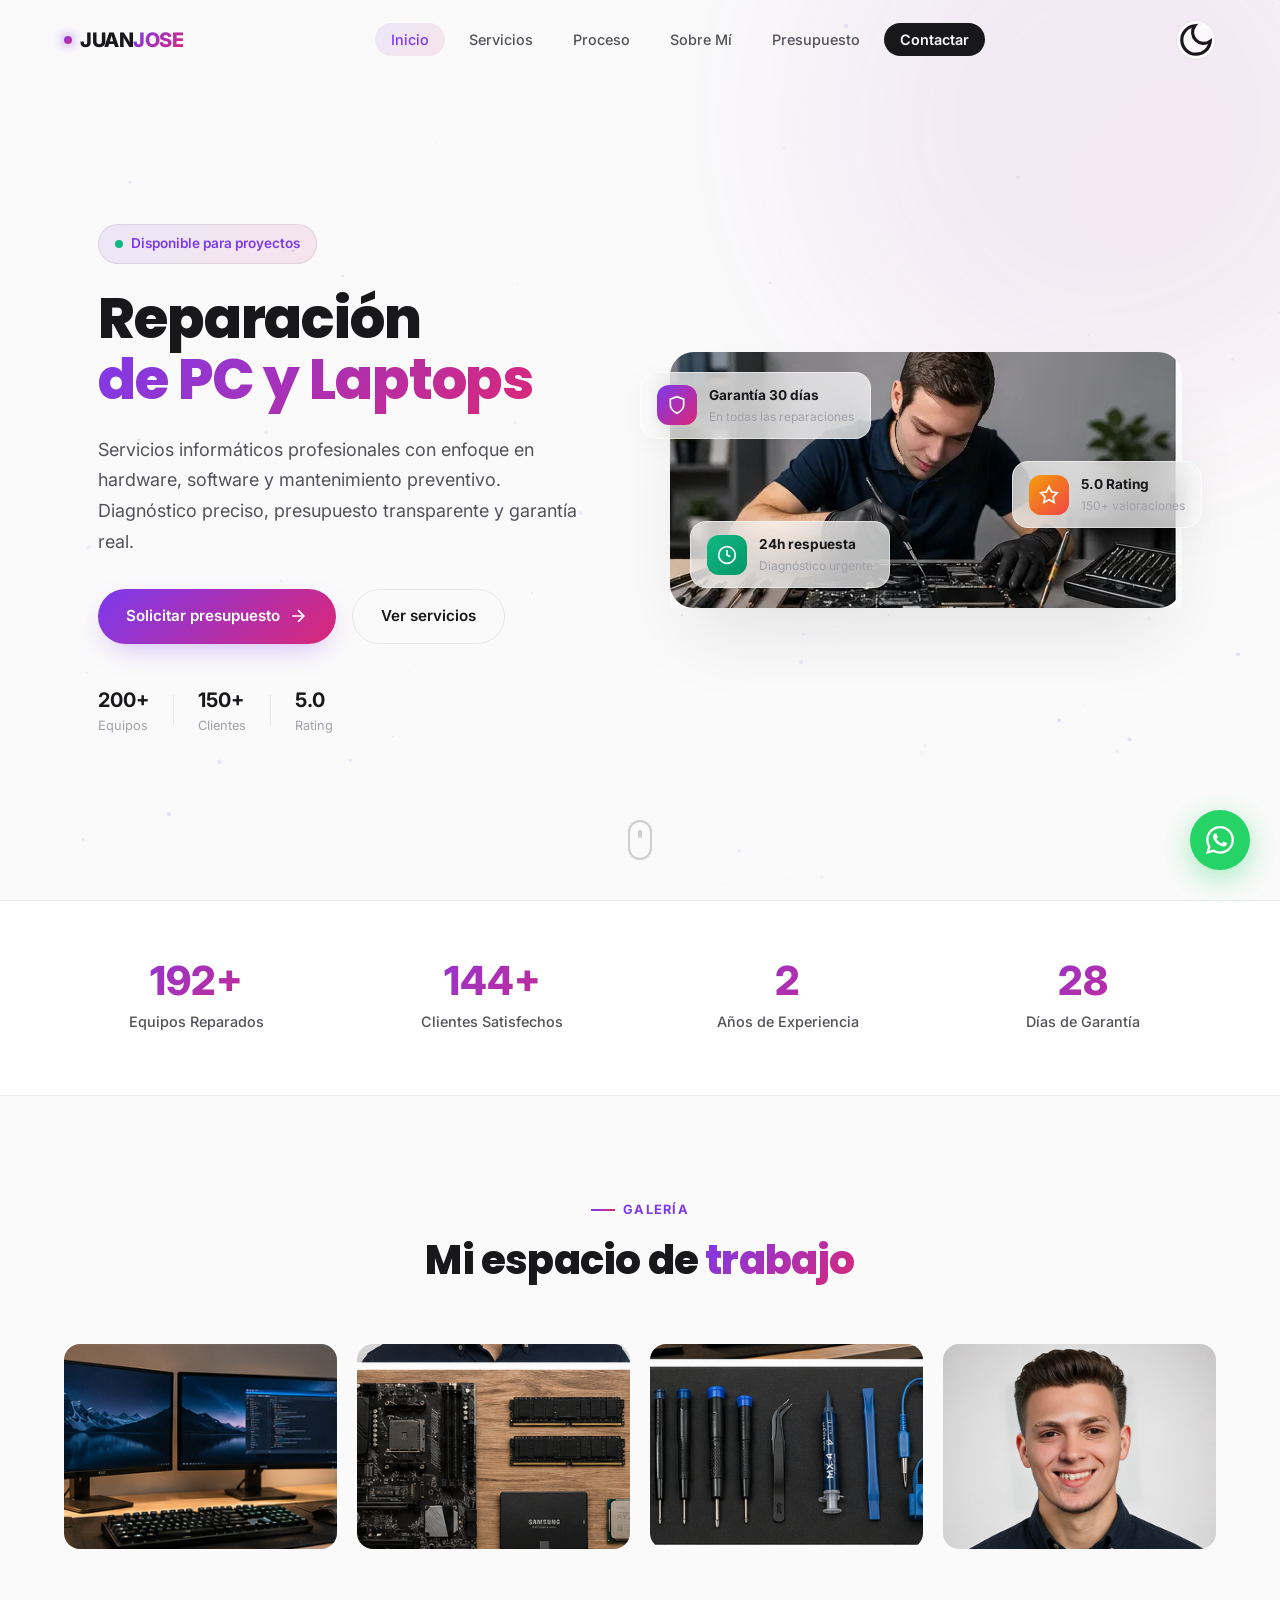
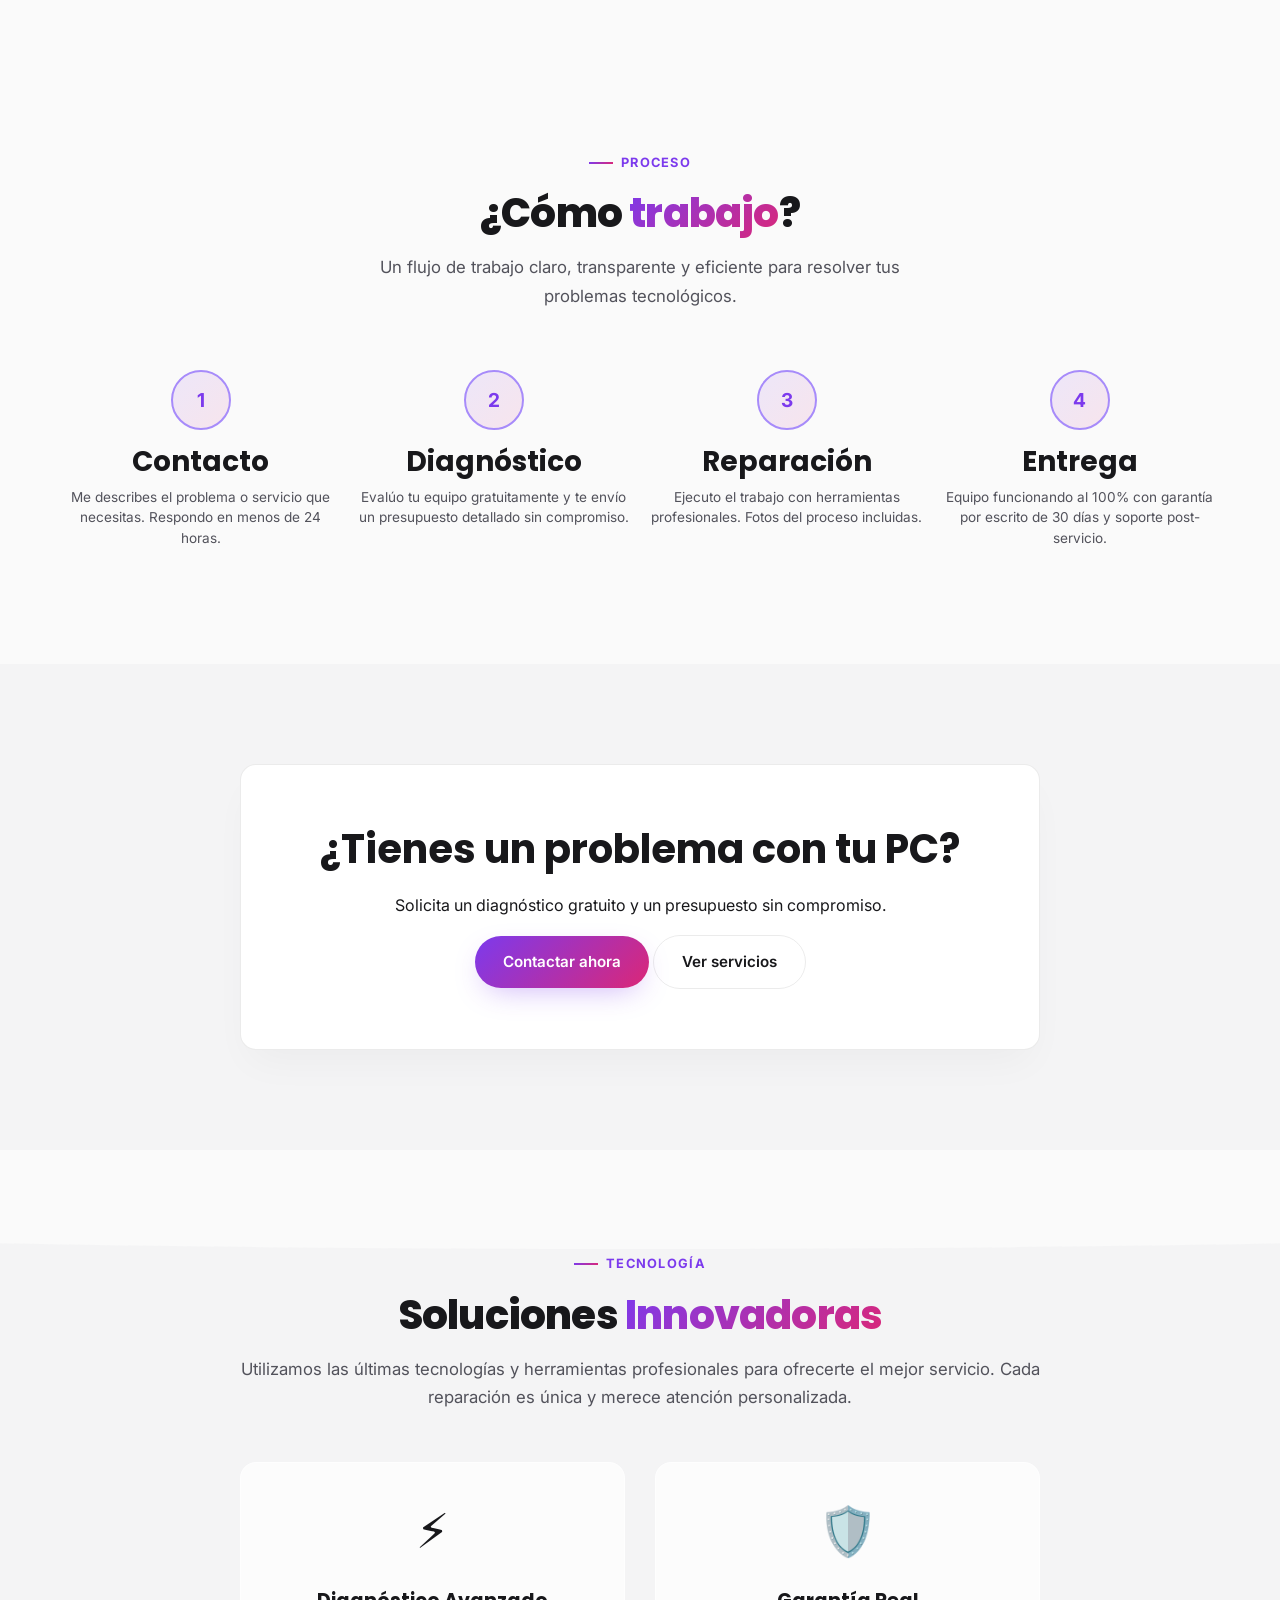
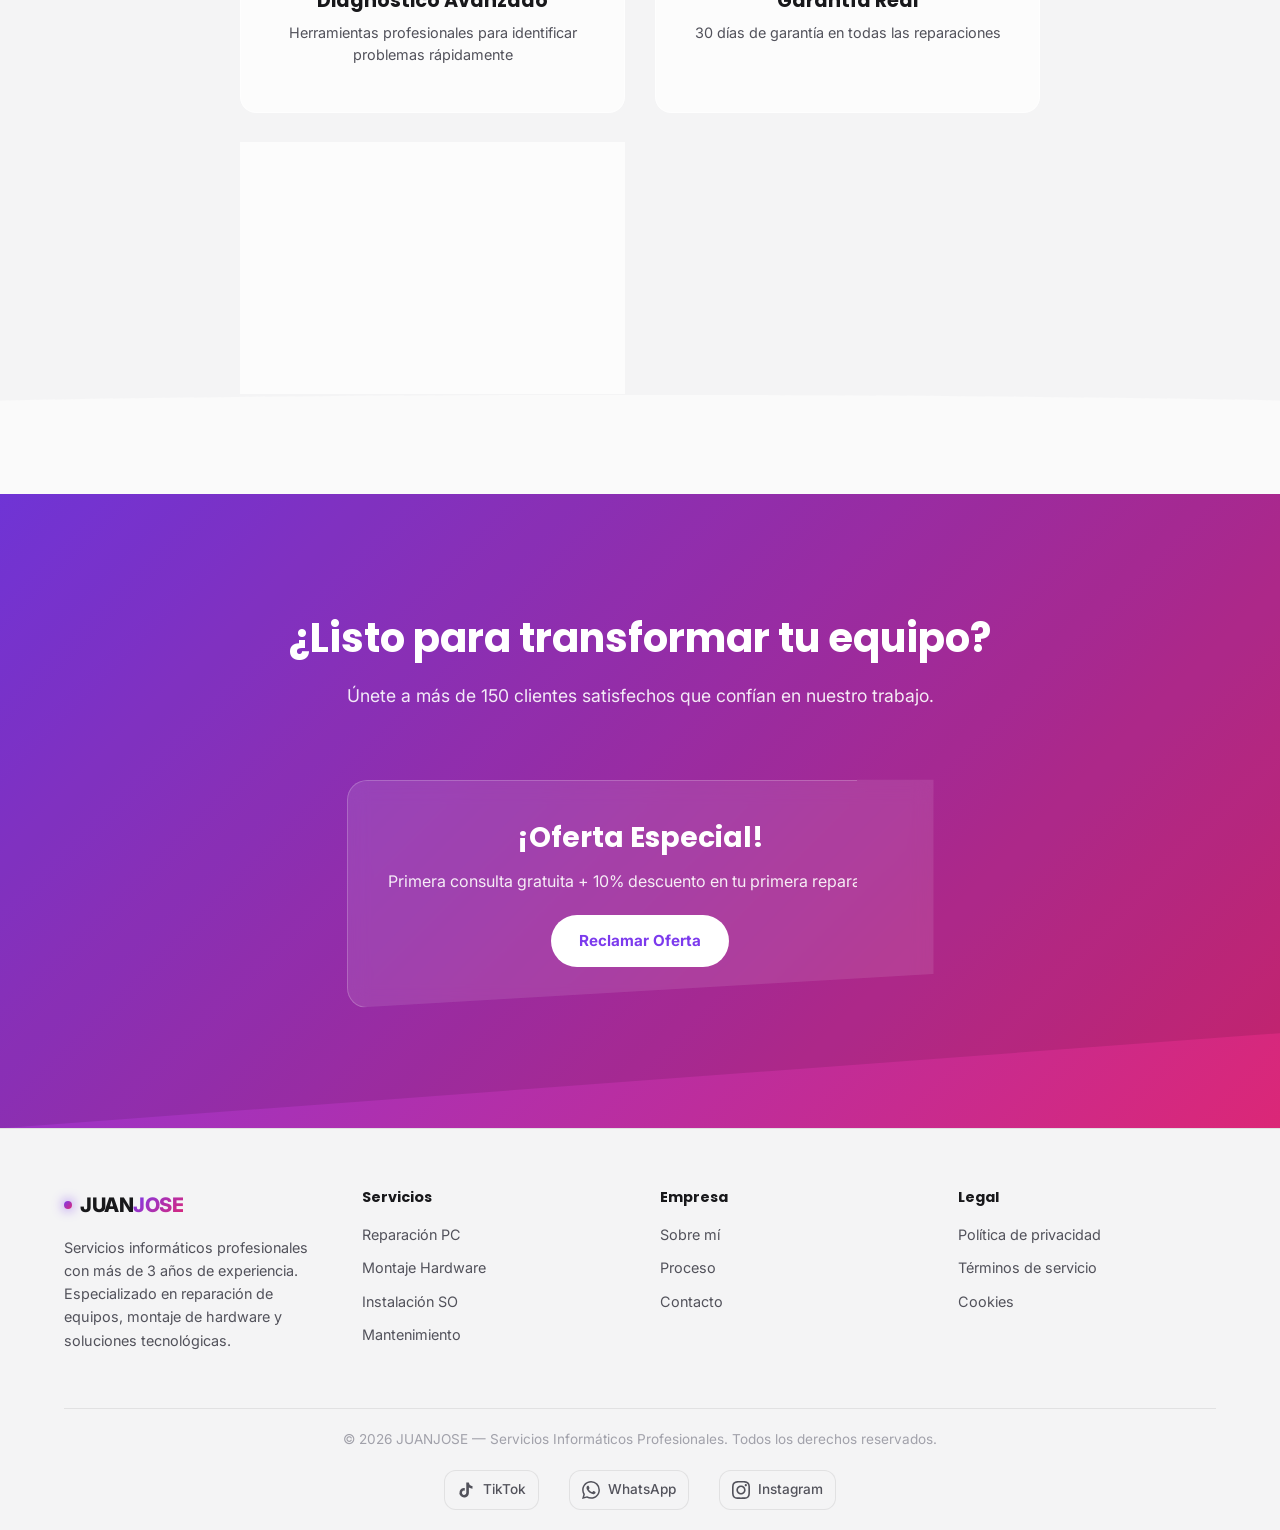
<file: index.html>
<!DOCTYPE html>
<html lang="es" data-theme="light">
<head>
    <meta charset="UTF-8">
    <meta name="viewport" content="width=device-width, initial-scale=1.0">
    <link rel="icon" type="image/svg+xml" href="favicon.svg">
    <link rel="apple-touch-icon" href="favicon.svg">
    <title>JUANJOSE | Reparación PC & Laptops Montoro, Córdoba</title>
    <meta name="description" content="Servicios informáticos profesionales en Montoro, Córdoba. Reparación de PC, montaje hardware, Windows/Linux. Diagnóstico en 24h.">
    <link rel="preconnect" href="https://fonts.googleapis.com">
    <link rel="preconnect" href="https://fonts.gstatic.com" crossorigin>
    <link rel="preconnect" href="https://fonts.googleapis.com">
    <link rel="preconnect" href="https://fonts.gstatic.com" crossorigin>
    <link rel="stylesheet" href="styles.css">
    <link href="https://fonts.googleapis.com/css2?family=Inter:wght@300;400;500;600;700;800;900&family=Poppins:wght@600;700;800;900&display=swap" rel="stylesheet">
</head>
<body>
    <canvas id="particleCanvas"></canvas>

    <nav class="nav-glass" id="navbar">
        <div class="container nav-container">
            <a href="index.html" class="logo">
                <span class="logo-dot w3-bounce"></span>
                <span class="logo-text">JUAN<span class="logo-accent">JOSE</span></span>
            </a>
            <ul class="nav-links" id="navLinks">
                <li><a href="index.html" class="active">Inicio</a></li>
                <li><a href="servicios.html">Servicios</a></li>
                <li><a href="proceso.html">Proceso</a></li>
                <li><a href="sobre-mi.html">Sobre Mí</a></li>
                <li><a href="presupuesto.html">Presupuesto</a></li>
                <li><a href="contacto.html" class="nav-cta">Contactar</a></li>
            </ul>
            <div class="nav-actions">
                <button class="theme-toggle" id="themeToggle" aria-label="Cambiar tema">
                    <svg class="sun" viewBox="0 0 24 24" fill="none" stroke="currentColor" stroke-width="2"><circle cx="12" cy="12" r="5"/><path d="M12 1v2m0 18v2M4.22 4.22l1.42 1.42m12.72 12.72l1.42 1.42M1 12h2m18 0h2M4.22 19.78l1.42-1.42M18.36 5.64l1.42-1.42"/></svg>
                    <svg class="moon" viewBox="0 0 24 24" fill="none" stroke="currentColor" stroke-width="2"><path d="M21 12.79A9 9 0 1 1 11.21 3 7 7 0 0 0 21 12.79z"/></svg>
                </button>
                <button class="mobile-toggle" id="mobileToggle" aria-label="Menú"><span></span><span></span><span></span></button>
            </div>
        </div>
    </nav>

    <section id="inicio" class="hero">
        <div class="container hero-grid">
            <div class="hero-content">
                <div class="hero-badge animate-in">
                    <span class="pulse-dot"></span>
                    Disponible para proyectos
                </div>
                <h1 class="hero-title animate-in" style="--delay:0.1s">
                    Reparación<br>
                    <span class="gradient-text">de PC y Laptops</span>
                </h1>
                <p class="hero-desc animate-in" style="--delay:0.2s">
                    Servicios informáticos profesionales con enfoque en hardware, software y mantenimiento preventivo. 
                    Diagnóstico preciso, presupuesto transparente y garantía real.
                </p>
                <div class="hero-buttons animate-in" style="--delay:0.3s">
                    <a href="presupuesto.html" class="btn btn-primary">
                        <span>Solicitar presupuesto</span>
                        <svg width="20" height="20" viewBox="0 0 24 24" fill="none" stroke="currentColor" stroke-width="2"><path d="M5 12h14M12 5l7 7-7 7"/></svg>
                    </a>
                    <a href="servicios.html" class="btn btn-secondary">Ver servicios</a>
                </div>
                <div class="hero-stats-mini animate-in" style="--delay:0.4s">
                    <div><strong>200+</strong><span>Equipos</span></div>
                    <div class="divider"></div>
                    <div><strong>150+</strong><span>Clientes</span></div>
                    <div class="divider"></div>
                    <div><strong>5.0</strong><span>Rating</span></div>
                </div>
            </div>
            <div class="hero-visual animate-in" style="--delay:0.3s">
                <div class="hero-image-wrapper">
                    <img src="hero-tecnico.jpg" alt="Técnico reparando ordenador" class="hero-image">
                    <div class="floating-card card-1">
                        <div class="fc-icon"><svg width="20" height="20" viewBox="0 0 24 24" fill="none" stroke="currentColor" stroke-width="2"><path d="M12 22s8-4 8-10V5l-8-3-8 3v7c0 6 8 10 8 10z"/></svg></div>
                        <div><span class="fc-title">Garantía 30 días</span><span class="fc-sub">En todas las reparaciones</span></div>
                    </div>
                    <div class="floating-card card-2">
                        <div class="fc-icon orange"><svg width="20" height="20" viewBox="0 0 24 24" fill="none" stroke="currentColor" stroke-width="2"><polygon points="12 2 15.09 8.26 22 9.27 17 14.14 18.18 21.02 12 17.77 5.82 21.02 7 14.14 2 9.27 8.91 8.26 12 2"/></svg></div>
                        <div><span class="fc-title">5.0 Rating</span><span class="fc-sub">150+ valoraciones</span></div>
                    </div>
                    <div class="floating-card card-3">
                        <div class="fc-icon green"><svg width="20" height="20" viewBox="0 0 24 24" fill="none" stroke="currentColor" stroke-width="2"><circle cx="12" cy="12" r="10"/><polyline points="12 6 12 12 16 14"/></svg></div>
                        <div><span class="fc-title">24h respuesta</span><span class="fc-sub">Diagnóstico urgente</span></div>
                    </div>
                </div>
            </div>
        </div>
        <div class="scroll-indicator">
            <div class="mouse"><div class="wheel"></div></div>
        </div>
    </section>

    <section class="stats-section">
        <div class="container stats-grid">
            <div class="stat-item" data-target="200">
                <span class="stat-number">200+</span>
                <span class="stat-label">Equipos Reparados</span>
            </div>
            <div class="stat-item" data-target="150">
                <span class="stat-number">150+</span>
                <span class="stat-label">Clientes Satisfechos</span>
            </div>
            <div class="stat-item" data-target="3">
                <span class="stat-number">3</span>
                <span class="stat-label">Años de Experiencia</span>
            </div>
            <div class="stat-item" data-target="30">
                <span class="stat-number">30</span>
                <span class="stat-label">Días de Garantía</span>
            </div>
        </div>
    </section>

    <section id="galeria" class="gallery-section">
        <div class="container">
            <div class="section-header">
                <span class="section-tag">Galería</span>
                <h2 class="section-title">Mi espacio de <span class="gradient-text">trabajo</span></h2>
            </div>
            <div class="gallery-grid">
                <div class="gallery-item large">
                    <img src="workstation.png" alt="Setup dual monitor">
                    <div class="gallery-overlay"><span>Estación Principal</span></div>
                </div>
                <div class="gallery-item">
                    <img src="componentes.png" alt="Componentes PC">
                    <div class="gallery-overlay"><span>Hardware</span></div>
                </div>
                <div class="gallery-item">
                    <img src="herramientas.png" alt="Herramientas">
                    <div class="gallery-overlay"><span>Diagnóstico</span></div>
                </div>
                <div class="gallery-item">
                    <img src="perfil.jpg" alt="Infraestructura">
                    <div class="gallery-overlay"><span>Infraestructura</span></div>
                </div>
            </div>
        </div>
    </section>

    <section id="proceso" class="process-section">
        <div class="container">
            <div class="section-header">
                <span class="section-tag">Proceso</span>
                <h2 class="section-title">¿Cómo <span class="gradient-text">trabajo</span>?</h2>
                <p class="section-desc">Un flujo de trabajo claro, transparente y eficiente para resolver tus problemas tecnológicos.</p>
            </div>
            <div class="process-timeline">
                <div class="timeline-line"><div class="timeline-progress"></div></div>
                <div class="process-steps">
                    <div class="step" data-step="1">
                        <div class="step-number">1</div>
                        <h3>Contacto</h3>
                        <p>Me describes el problema o servicio que necesitas. Respondo en menos de 24 horas.</p>
                    </div>
                    <div class="step" data-step="2">
                        <div class="step-number">2</div>
                        <h3>Diagnóstico</h3>
                        <p>Evalúo tu equipo gratuitamente y te envío un presupuesto detallado sin compromiso.</p>
                    </div>
                    <div class="step" data-step="3">
                        <div class="step-number">3</div>
                        <h3>Reparación</h3>
                        <p>Ejecuto el trabajo con herramientas profesionales. Fotos del proceso incluidas.</p>
                    </div>
                    <div class="step" data-step="4">
                        <div class="step-number">4</div>
                        <h3>Entrega</h3>
                        <p>Equipo funcionando al 100% con garantía por escrito de 30 días y soporte post-servicio.</p>
                    </div>
                </div>
            </div>
        </div>
    </section>

    <section class="cta-section">
        <div class="container">
            <div class="cta-box">
                <h2>¿Tienes un problema con tu PC?</h2>
                <p>Solicita un diagnóstico gratuito y un presupuesto sin compromiso.</p>
                <div class="cta-buttons">
                    <a href="contacto.html" class="btn btn-primary">Contactar ahora</a>
                    <a href="servicios.html" class="btn btn-secondary">Ver servicios</a>
                </div>
            </div>
        </div>
    </section>

    <!-- Wave Section -->
    <section class="wave-section">
        <div class="container">
            <div class="wave-content">
                <span class="section-tag">Tecnología</span>
                <h2 class="section-title">Soluciones <span class="gradient-text">Innovadoras</span></h2>
                <p class="section-desc">Utilizamos las últimas tecnologías y herramientas profesionales para ofrecerte el mejor servicio. Cada reparación es única y merece atención personalizada.</p>
                <div class="wave-features">
                    <div class="feature-item">
                        <div class="feature-icon">⚡</div>
                        <h3>Diagnóstico Avanzado</h3>
                        <p>Herramientas profesionales para identificar problemas rápidamente</p>
                    </div>
                    <div class="feature-item">
                        <div class="feature-icon">🛡️</div>
                        <h3>Garantía Real</h3>
                        <p>30 días de garantía en todas las reparaciones</p>
                    </div>
                    <div class="feature-item">
                        <div class="feature-icon">📱</div>
                        <h3>Soporte 24/7</h3>
                        <p>Asistencia continua incluso después del servicio</p>
                    </div>
                </div>
            </div>
        </div>
    </section>

    <!-- Clip-path Section -->
    <section class="clip-path-section">
        <div class="container">
            <div class="clip-path-content">
                <h2 style="color: white; margin-bottom: 20px;">¿Listo para transformar tu equipo?</h2>
                <p style="color: rgba(255, 255, 255, 0.9); font-size: 1.1rem; margin-bottom: 30px;">Únete a más de 150 clientes satisfechos que confían en nuestro trabajo.</p>
                <div class="clip-path-card">
                    <h3 style="color: white; margin-bottom: 15px;">¡Oferta Especial!</h3>
                    <p style="color: rgba(255, 255, 255, 0.9); margin-bottom: 20px;">Primera consulta gratuita + 10% descuento en tu primera reparación</p>
                    <a href="contacto.html" class="btn" style="background: white; color: var(--accent); font-weight: 700;">Reclamar Oferta</a>
                </div>
            </div>
        </div>
    </section>

    <footer class="footer">
        <div class="container">
            <div class="footer-grid">
                <div class="footer-brand">
                    <a href="index.html" class="logo"><span class="logo-dot"></span><span class="logo-text">JUAN<span class="logo-accent">JOSE</span></span></a>
                    <p>Servicios informáticos profesionales con más de 3 años de experiencia. Especializado en reparación de equipos, montaje de hardware y soluciones tecnológicas.</p>
                </div>
                <div class="footer-links">
                    <h4>Servicios</h4>
                    <ul>
                        <li><a href="servicios.html">Reparación PC</a></li>
                        <li><a href="servicios.html">Montaje Hardware</a></li>
                        <li><a href="servicios.html">Instalación SO</a></li>
                        <li><a href="servicios.html">Mantenimiento</a></li>
                    </ul>
                </div>
                <div class="footer-links">
                    <h4>Empresa</h4>
                    <ul>
                        <li><a href="sobre-mi.html">Sobre mí</a></li>
                        <li><a href="proceso.html">Proceso</a></li>
                        <li><a href="contacto.html">Contacto</a></li>
                    </ul>
                </div>
                <div class="footer-links">
                    <h4>Legal</h4>
                    <ul>
                        <li><a href="#">Política de privacidad</a></li>
                        <li><a href="#">Términos de servicio</a></li>
                        <li><a href="#">Cookies</a></li>
                    </ul>
                </div>
            </div>
            <div class="footer-bottom">
                <p>© 2026 JUANJOSE — Servicios Informáticos Profesionales. Todos los derechos reservados.</p>
                <div class="footer-social">
                    <a href="https://tiktok.com/@juanjo.reparaciones" target="_blank" aria-label="TikTok" class="social-icon">
                        <svg width="20" height="20" viewBox="0 0 24 24" fill="currentColor">
                            <path d="M19.59 6.69a4.83 4.83 0 0 1-3.77-4.25V2h-3.45v13.67a2.89 2.89 0 0 1-5.2 1.74 2.89 2.89 0 0 1 2.31-4.64 2.93 2.93 0 0 1 .88.13V9.4a6.84 6.84 0 0 0-1-.05A6.33 6.33 0 0 0 5 20.1a6.34 6.34 0 0 0 10.86-4.43v-7a8.16 8.16 0 0 0 4.77 1.52v-3.4a4.85 4.85 0 0 1-1-.1z"/>
                        </svg>
                        TikTok
                    </a>
                    <a href="https://wa.me/34643442983" target="_blank" aria-label="WhatsApp" class="social-icon">
                        <svg width="20" height="20" viewBox="0 0 24 24" fill="currentColor">
                            <path d="M17.472 14.382c-.297-.149-1.758-.867-2.03-.967-.273-.099-.471-.148-.67.15-.197.297-.767.966-.94 1.164-.173.199-.347.223-.644.075-.297-.15-1.255-.463-2.39-1.475-.883-.788-1.48-1.761-1.653-2.059-.173-.297-.018-.458.13-.606.134-.133.298-.347.446-.52.149-.174.198-.298.298-.497.099-.198.05-.371-.025-.52-.075-.149-.669-1.612-.916-2.207-.242-.579-.487-.5-.669-.51-.173-.008-.371-.008-.57-.008-.198 0-.52.074-.792.372-.272.297-1.04 1.016-1.04 2.479 0 1.462 1.065 2.875 1.213 3.074.149.198 2.096 3.2 5.077 4.487.709.306 1.262.489 1.694.625.712.227 1.36.195 1.871.118.571-.085 1.758-.719 2.006-1.413.248-.694.248-1.289.173-1.413-.074-.124-.272-.198-.57-.347m-5.421 7.403h-.004a9.87 9.87 0 01-5.031-1.378l-.361-.214-3.741.982.998-3.648-.235-.374a9.86 9.86 0 01-1.51-5.26c.001-5.45 4.436-9.884 9.888-9.884 2.64 0 5.122 1.03 6.988 2.898a9.825 9.825 0 012.893 6.994c-.003 5.45-4.437 9.884-9.885 9.884m8.413-18.297A11.815 11.815 0 0012.05 0C5.495 0 .16 5.335.157 11.892c0 2.096.547 4.142 1.588 5.945L.057 24l6.305-1.654a11.882 11.882 0 005.683 1.448h.005c6.554 0 11.89-5.335 11.893-11.893a11.821 11.821 0 00-3.48-8.413z"/>
                        </svg>
                        WhatsApp
                    </a>
                    <a href="https://instagram.com/juanjo.reparaciones" target="_blank" aria-label="Instagram" class="social-icon">
                        <svg width="20" height="20" viewBox="0 0 24 24" fill="currentColor">
                            <path d="M12 2.163c3.204 0 3.584.012 4.85.07 3.252.148 4.771 1.691 4.919 4.919.058 1.265.069 1.645.069 4.849 0 3.205-.012 3.584-.069 4.849-.149 3.225-1.664 4.771-4.919 4.919-1.266.058-1.644.07-4.85.07-3.204 0-3.584-.012-4.849-.07-3.26-.149-4.771-1.699-4.919-4.92-.058-1.265-.07-1.644-.07-4.849 0-3.204.013-3.583.07-4.849.149-3.227 1.664-4.771 4.919-4.919 1.266-.057 1.645-.069 4.849-.069zm0-2.163c-3.259 0-3.667.014-4.947.072-4.358.2-6.78 2.618-6.98 6.98-.059 1.281-.073 1.689-.073 4.948 0 3.259.014 3.668.072 4.948.2 4.358 2.618 6.78 6.98 6.98 1.281.058 1.689.072 4.948.072 3.259 0 3.668-.014 4.948-.072 4.354-.2 6.782-2.618 6.979-6.98.059-1.28.073-1.689.073-4.948 0-3.259-.014-3.667-.072-4.947-.196-4.354-2.617-6.78-6.979-6.98-1.281-.059-1.69-.073-4.949-.073zm0 5.838c-3.403 0-6.162 2.759-6.162 6.162s2.759 6.163 6.162 6.163 6.162-2.759 6.162-6.163c0-3.403-2.759-6.162-6.162-6.162zm0 10.162c-2.209 0-4-1.79-4-4 0-2.209 1.791-4 4-4s4 1.791 4 4c0 2.21-1.791 4-4 4zm6.406-11.845c-.796 0-1.441.645-1.441 1.44s.645 1.44 1.441 1.44c.795 0 1.439-.645 1.439-1.44s-.644-1.44-1.439-1.44z"/>
                        </svg>
                        Instagram
                    </a>
                </div>
            </div>
        </div>
    </footer>

    <div class="toast" id="toast"><div class="toast-icon">✓</div><div class="toast-message" id="toastMessage">Mensaje enviado correctamente</div></div>

    <a href="https://wa.me/34643442983?text=Hola%20Juanjo,%20vi%20tu%20web%20y%20necesito..." class="whatsapp-float" target="_blank" aria-label="WhatsApp">
        <svg width="28" height="28" viewBox="0 0 24 24" fill="currentColor"><path d="M17.472 14.382c-.297-.149-1.758-.867-2.03-.967-.273-.099-.471-.148-.67.15-.197.297-.767.966-.94 1.164-.173.199-.347.223-.644.075-.297-.15-1.255-.463-2.39-1.475-.883-.788-1.48-1.761-1.653-2.059-.173-.297-.018-.458.13-.606.134-.133.298-.347.446-.52.149-.174.198-.298.298-.497.099-.198.05-.371-.025-.52-.075-.149-.669-1.612-.916-2.207-.242-.579-.487-.5-.669-.51-.173-.008-.371-.008-.57-.008-.198 0-.52.074-.792.372-.272.297-1.04 1.016-1.04 2.479 0 1.462 1.065 2.875 1.213 3.074.149.198 2.096 3.2 5.077 4.487.709.306 1.262.489 1.694.625.712.227 1.36.195 1.871.118.571-.085 1.758-.719 2.006-1.413.248-.694.248-1.289.173-1.413-.074-.124-.272-.198-.57-.347m-5.421 7.403h-.004a9.87 9.87 0 01-5.031-1.378l-.361-.214-3.741.982.998-3.648-.235-.374a9.86 9.86 0 01-1.51-5.26c.001-5.45 4.436-9.884 9.888-9.884 2.64 0 5.122 1.03 6.988 2.898a9.825 9.825 0 012.893 6.994c-.003 5.45-4.437 9.884-9.885 9.884m8.413-18.297A11.815 11.815 0 0012.05 0C5.495 0 .16 5.335.157 11.892c0 2.096.547 4.142 1.588 5.945L.057 24l6.305-1.654a11.882 11.882 0 005.683 1.448h.005c6.554 0 11.89-5.335 11.893-11.893a11.821 11.821 0 00-3.48-8.413z"/></svg>
    </a>

    <script src="script.js"></script>
</body>
</html>
</file>
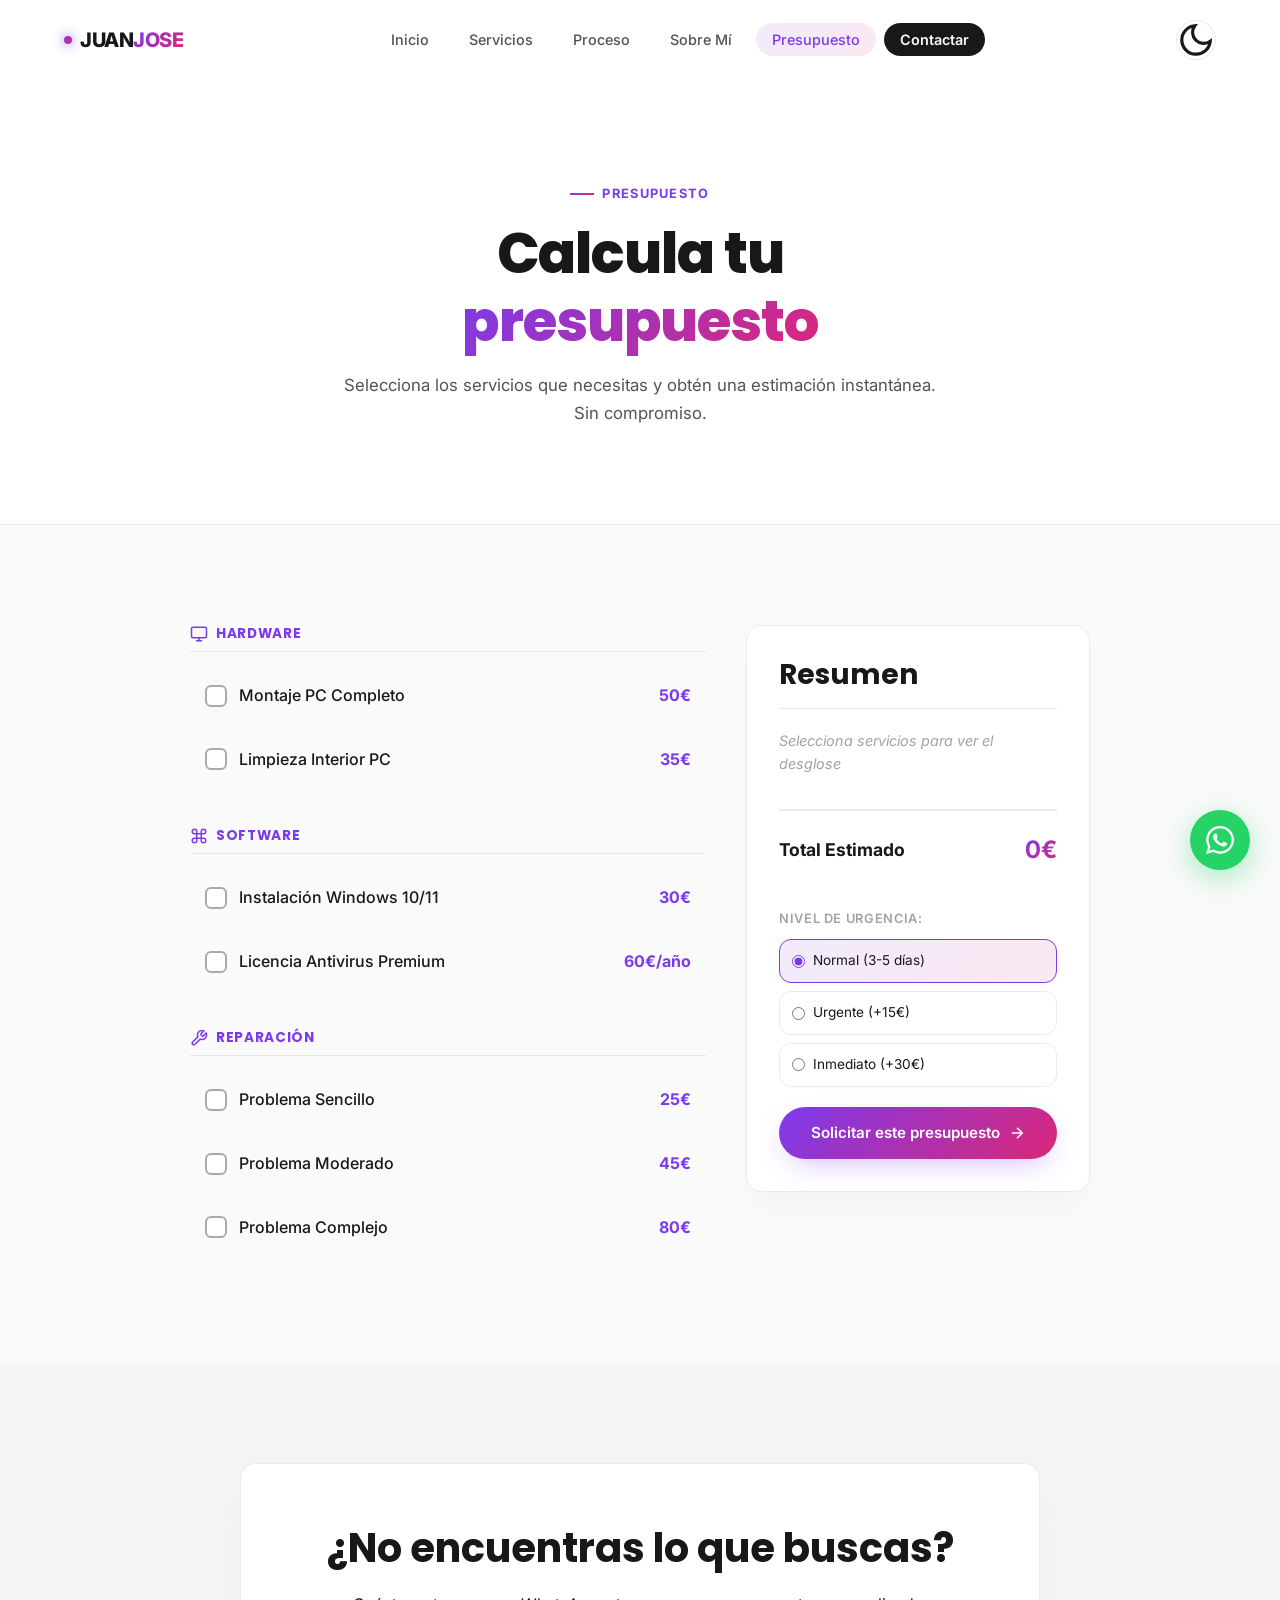
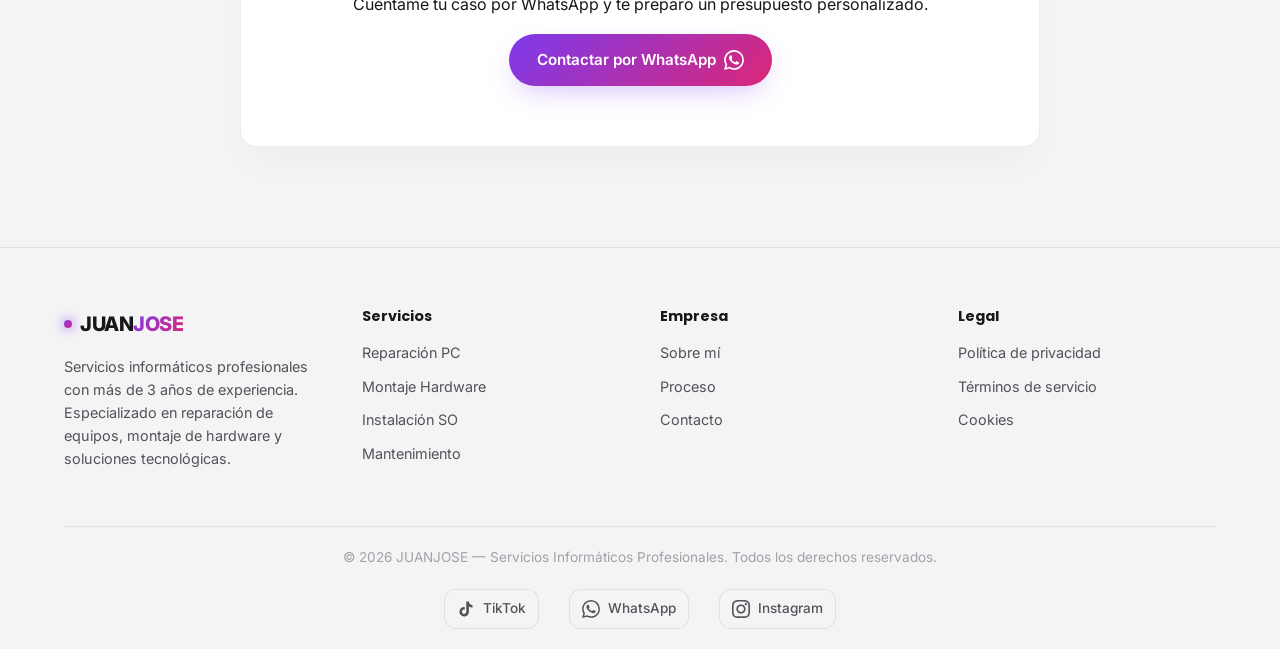
<file: presupuesto.html>
<!DOCTYPE html>
<html lang="es" data-theme="light">
<head>
    <meta charset="UTF-8">
    <meta name="viewport" content="width=device-width, initial-scale=1.0">
    <link rel="icon" type="image/svg+xml" href="favicon.svg">
    <link rel="apple-touch-icon" href="favicon.svg">
    <title>Presupuesto | JUANJOSE - Reparación PC & Laptops Montoro, Córdoba</title>
    <meta name="description" content="Calcula tu presupuesto online. Selecciona servicios de reparación PC, montaje hardware, instalación SO y obtén una estimación instantánea sin compromiso.">
    <link rel="preconnect" href="https://fonts.googleapis.com">
    <link rel="preconnect" href="https://fonts.gstatic.com" crossorigin>
    <link rel="stylesheet" href="styles.css">
    <link rel="preconnect" href="https://fonts.googleapis.com">
    <link href="https://fonts.googleapis.com/css2?family=Inter:wght@300;400;500;600;700;800;900&family=Poppins:wght@600;700;800;900&display=swap" rel="stylesheet">
</head>
<body>
    <canvas id="particleCanvas"></canvas>

    <nav class="nav-glass" id="navbar">
        <div class="container nav-container">
            <a href="index.html" class="logo">
                <span class="logo-dot w3-bounce"></span>
                <span class="logo-text">JUAN<span class="logo-accent">JOSE</span></span>
            </a>
            <ul class="nav-links" id="navLinks">
                <li><a href="index.html">Inicio</a></li>
                <li><a href="servicios.html">Servicios</a></li>
                <li><a href="proceso.html">Proceso</a></li>
                <li><a href="sobre-mi.html">Sobre Mí</a></li>
                <li><a href="presupuesto.html" class="active">Presupuesto</a></li>
                <li><a href="contacto.html" class="nav-cta">Contactar</a></li>
            </ul>
            <div class="nav-actions">
                <button class="theme-toggle" id="themeToggle" aria-label="Cambiar tema">
                    <svg class="sun" viewBox="0 0 24 24" fill="none" stroke="currentColor" stroke-width="2"><circle cx="12" cy="12" r="5"/><path d="M12 1v2m0 18v2M4.22 4.22l1.42 1.42m12.72 12.72l1.42 1.42M1 12h2m18 0h2M4.22 19.78l1.42-1.42M18.36 5.64l1.42-1.42"/></svg>
                    <svg class="moon" viewBox="0 0 24 24" fill="none" stroke="currentColor" stroke-width="2"><path d="M21 12.79A9 9 0 1 1 11.21 3 7 7 0 0 0 21 12.79z"/></svg>
                </button>
                <button class="mobile-toggle" id="mobileToggle" aria-label="Menú"><span></span><span></span><span></span></button>
            </div>
        </div>
    </nav>

    <section class="page-header">
        <div class="container">
            <div class="section-header">
                <span class="section-tag">Presupuesto</span>
                <h1 class="section-title">Calcula tu <span class="gradient-text">presupuesto</span></h1>
                <p class="section-desc">Selecciona los servicios que necesitas y obtén una estimación instantánea. Sin compromiso.</p>
            </div>
        </div>
    </section>

    <section id="presupuesto" class="calculator-section">
        <div class="container">
            <div class="calculator-wrapper">
                <div class="calculator-options">
                    <div class="calc-category">
                        <h4><svg width="18" height="18" viewBox="0 0 24 24" fill="none" stroke="currentColor" stroke-width="2"><rect x="2" y="3" width="20" height="14" rx="2" ry="2"/><line x1="8" y1="21" x2="16" y2="21"/><line x1="12" y1="17" x2="12" y2="21"/></svg> Hardware</h4>
                        <label class="calc-option">
                            <input type="checkbox" data-price="50" data-name="Montaje PC Completo">
                            <span class="checkmark"></span>
                            <span class="option-name">Montaje PC Completo</span><span class="option-price">50€</span>
                        </label>
                        <label class="calc-option">
                            <input type="checkbox" data-price="35" data-name="Limpieza Interior PC">
                            <span class="checkmark"></span>
                            <span class="option-name">Limpieza Interior PC</span><span class="option-price">35€</span>
                        </label>
                    </div>
                    <div class="calc-category">
                        <h4><svg width="18" height="18" viewBox="0 0 24 24" fill="none" stroke="currentColor" stroke-width="2"><path d="M18 3a3 3 0 0 0-3 3v12a3 3 0 0 0 3 3 3 3 0 0 0 3-3 3 3 0 0 0-3-3H6a3 3 0 0 0-3 3 3 3 0 0 0 3 3 3 3 0 0 0 3-3V6a3 3 0 0 0-3-3 3 3 0 0 0-3 3 3 3 0 0 0 3 3h12a3 3 0 0 0 3-3 3 3 0 0 0-3-3z"/></svg> Software</h4>
                        <label class="calc-option">
                            <input type="checkbox" data-price="30" data-name="Instalación Windows 10/11">
                            <span class="checkmark"></span>
                            <span class="option-name">Instalación Windows 10/11</span><span class="option-price">30€</span>
                        </label>
                        <label class="calc-option">
                            <input type="checkbox" data-price="60" data-name="Licencia Antivirus Premium (1 año)">
                            <span class="checkmark"></span>
                            <span class="option-name">Licencia Antivirus Premium</span><span class="option-price">60€/año</span>
                        </label>
                    </div>
                    <div class="calc-category">
                        <h4><svg width="18" height="18" viewBox="0 0 24 24" fill="none" stroke="currentColor" stroke-width="2"><path d="M14.7 6.3a1 1 0 0 0 0 1.4l1.6 1.6a1 1 0 0 0 1.4 0l3.77-3.77a6 6 0 0 1-7.94 7.94l-6.91 6.91a2.12 2.12 0 0 1-3-3l6.91-6.91a6 6 0 0 1 7.94-7.94l-3.76 3.76z"/></svg> Reparación</h4>
                        <label class="calc-option">
                            <input type="checkbox" data-price="25" data-name="Problema Sencillo">
                            <span class="checkmark"></span>
                            <span class="option-name">Problema Sencillo</span><span class="option-price">25€</span>
                        </label>
                        <label class="calc-option">
                            <input type="checkbox" data-price="45" data-name="Problema Moderado">
                            <span class="checkmark"></span>
                            <span class="option-name">Problema Moderado</span><span class="option-price">45€</span>
                        </label>
                        <label class="calc-option">
                            <input type="checkbox" data-price="80" data-name="Problema Complejo">
                            <span class="checkmark"></span>
                            <span class="option-name">Problema Complejo</span><span class="option-price">80€</span>
                        </label>
                    </div>
                </div>
                <div class="calculator-summary">
                    <h3>Resumen</h3>
                    <div class="summary-list" id="summaryList"><p class="empty">Selecciona servicios para ver el desglose</p></div>
                    <div class="summary-total">
                        <span>Total Estimado</span>
                        <span class="total-price" id="totalPrice">0€</span>
                    </div>
                    <div class="urgency-selector">
                        <label class="urgency-label">Nivel de urgencia:</label>
                        <div class="urgency-options">
                            <label class="urgency-option"><input type="radio" name="urgency" value="0" checked><span>Normal (3-5 días)</span></label>
                            <label class="urgency-option"><input type="radio" name="urgency" value="15"><span>Urgente (+15€)</span></label>
                            <label class="urgency-option"><input type="radio" name="urgency" value="30"><span>Inmediato (+30€)</span></label>
                        </div>
                    </div>
                    <a href="contacto.html" class="btn btn-primary btn-full" id="btnBudget"><span>Solicitar este presupuesto</span><svg width="18" height="18" viewBox="0 0 24 24" fill="none" stroke="currentColor" stroke-width="2"><path d="M5 12h14M12 5l7 7-7 7"/></svg></a>
                </div>
            </div>
        </div>
    </section>

    <section class="cta-section">
        <div class="container">
            <div class="cta-box">
                <h2>¿No encuentras lo que buscas?</h2>
                <p>Cuéntame tu caso por WhatsApp y te preparo un presupuesto personalizado.</p>
                <a href="https://wa.me/34643442983?text=Hola%20Juanjo,%20necesito%20un%20presupuesto%20personalizado." class="btn btn-primary" target="_blank">
                    <span>Contactar por WhatsApp</span>
                    <svg width="20" height="20" viewBox="0 0 24 24" fill="currentColor"><path d="M17.472 14.382c-.297-.149-1.758-.867-2.03-.967-.273-.099-.471-.148-.67.15-.197.297-.767.966-.94 1.164-.173.199-.347.223-.644.075-.297-.15-1.255-.463-2.39-1.475-.883-.788-1.48-1.761-1.653-2.059-.173-.297-.018-.458.13-.606.134-.133.298-.347.446-.52.149-.174.198-.298.298-.497.099-.198.05-.371-.025-.52-.075-.149-.669-1.612-.916-2.207-.242-.579-.487-.5-.669-.51-.173-.008-.371-.008-.57-.008-.198 0-.52.074-.792.372-.272.297-1.04 1.016-1.04 2.479 0 1.462 1.065 2.875 1.213 3.074.149.198 2.096 3.2 5.077 4.487.709.306 1.262.489 1.694.625.712.227 1.36.195 1.871.118.571-.085 1.758-.719 2.006-1.413.248-.694.248-1.289.173-1.413-.074-.124-.272-.198-.57-.347m-5.421 7.403h-.004a9.87 9.87 0 01-5.031-1.378l-.361-.214-3.741.982.998-3.648-.235-.374a9.86 9.86 0 01-1.51-5.26c.001-5.45 4.436-9.884 9.888-9.884 2.64 0 5.122 1.03 6.988 2.898a9.825 9.825 0 012.893 6.994c-.003 5.45-4.437 9.884-9.885 9.884m8.413-18.297A11.815 11.815 0 0012.05 0C5.495 0 .16 5.335.157 11.892c0 2.096.547 4.142 1.588 5.945L.057 24l6.305-1.654a11.882 11.882 0 005.683 1.448h.005c6.554 0 11.89-5.335 11.893-11.893a11.821 11.821 0 00-3.48-8.413z"/></svg>
                </a>
            </div>
        </div>
    </section>


    <div class="toast" id="toast"><div class="toast-icon">✓</div><div class="toast-message" id="toastMessage">Mensaje enviado correctamente</div></div>
    <footer class="footer">
        <div class="container">
            <div class="footer-grid">
                <div class="footer-brand">
                    <a href="index.html" class="logo"><span class="logo-dot"></span><span class="logo-text">JUAN<span class="logo-accent">JOSE</span></span></a>
                    <p>Servicios informáticos profesionales con más de 3 años de experiencia. Especializado en reparación de equipos, montaje de hardware y soluciones tecnológicas.</p>
                </div>
                <div class="footer-links">
                    <h4>Servicios</h4>
                    <ul>
                        <li><a href="servicios.html">Reparación PC</a></li>
                        <li><a href="servicios.html">Montaje Hardware</a></li>
                        <li><a href="servicios.html">Instalación SO</a></li>
                        <li><a href="servicios.html">Mantenimiento</a></li>
                    </ul>
                </div>
                <div class="footer-links">
                    <h4>Empresa</h4>
                    <ul>
                        <li><a href="sobre-mi.html">Sobre mí</a></li>
                        <li><a href="proceso.html">Proceso</a></li>
                        <li><a href="contacto.html">Contacto</a></li>
                    </ul>
                </div>
                <div class="footer-links">
                    <h4>Legal</h4>
                    <ul>
                        <li><a href="#">Política de privacidad</a></li>
                        <li><a href="#">Términos de servicio</a></li>
                        <li><a href="#">Cookies</a></li>
                    </ul>
                </div>
            </div>
            <div class="footer-bottom">
                <p>© 2026 JUANJOSE — Servicios Informáticos Profesionales. Todos los derechos reservados.</p>
                <div class="footer-social">
                    <a href="https://tiktok.com/@juanjo.reparaciones" target="_blank" aria-label="TikTok" class="social-icon">
                        <svg width="20" height="20" viewBox="0 0 24 24" fill="currentColor">
                            <path d="M19.59 6.69a4.83 4.83 0 0 1-3.77-4.25V2h-3.45v13.67a2.89 2.89 0 0 1-5.2 1.74 2.89 2.89 0 0 1 2.31-4.64 2.93 2.93 0 0 1 .88.13V9.4a6.84 6.84 0 0 0-1-.05A6.33 6.33 0 0 0 5 20.1a6.34 6.34 0 0 0 10.86-4.43v-7a8.16 8.16 0 0 0 4.77 1.52v-3.4a4.85 4.85 0 0 1-1-.1z"/>
                        </svg>
                        TikTok
                    </a>
                    <a href="https://wa.me/34643442983" target="_blank" aria-label="WhatsApp" class="social-icon">
                        <svg width="20" height="20" viewBox="0 0 24 24" fill="currentColor">
                            <path d="M17.472 14.382c-.297-.149-1.758-.867-2.03-.967-.273-.099-.471-.148-.67.15-.197.297-.767.966-.94 1.164-.173.199-.347.223-.644.075-.297-.15-1.255-.463-2.39-1.475-.883-.788-1.48-1.761-1.653-2.059-.173-.297-.018-.458.13-.606.134-.133.298-.347.446-.52.149-.174.198-.298.298-.497.099-.198.05-.371-.025-.52-.075-.149-.669-1.612-.916-2.207-.242-.579-.487-.5-.669-.51-.173-.008-.371-.008-.57-.008-.198 0-.52.074-.792.372-.272.297-1.04 1.016-1.04 2.479 0 1.462 1.065 2.875 1.213 3.074.149.198 2.096 3.2 5.077 4.487.709.306 1.262.489 1.694.625.712.227 1.36.195 1.871.118.571-.085 1.758-.719 2.006-1.413.248-.694.248-1.289.173-1.413-.074-.124-.272-.198-.57-.347m-5.421 7.403h-.004a9.87 9.87 0 01-5.031-1.378l-.361-.214-3.741.982.998-3.648-.235-.374a9.86 9.86 0 01-1.51-5.26c.001-5.45 4.436-9.884 9.888-9.884 2.64 0 5.122 1.03 6.988 2.898a9.825 9.825 0 012.893 6.994c-.003 5.45-4.437 9.884-9.885 9.884m8.413-18.297A11.815 11.815 0 0012.05 0C5.495 0 .16 5.335.157 11.892c0 2.096.547 4.142 1.588 5.945L.057 24l6.305-1.654a11.882 11.882 0 005.683 1.448h.005c6.554 0 11.89-5.335 11.893-11.893a11.821 11.821 0 00-3.48-8.413z"/>
                        </svg>
                        WhatsApp
                    </a>
                    <a href="https://instagram.com/juanjo.reparaciones" target="_blank" aria-label="Instagram" class="social-icon">
                        <svg width="20" height="20" viewBox="0 0 24 24" fill="currentColor">
                            <path d="M12 2.163c3.204 0 3.584.012 4.85.07 3.252.148 4.771 1.691 4.919 4.919.058 1.265.069 1.645.069 4.849 0 3.205-.012 3.584-.069 4.849-.149 3.225-1.664 4.771-4.919 4.919-1.266.058-1.644.07-4.85.07-3.204 0-3.584-.012-4.849-.07-3.26-.149-4.771-1.699-4.919-4.92-.058-1.265-.07-1.644-.07-4.849 0-3.204.013-3.583.07-4.849.149-3.227 1.664-4.771 4.919-4.919 1.266-.057 1.645-.069 4.849-.069zm0-2.163c-3.259 0-3.667.014-4.947.072-4.358.2-6.78 2.618-6.98 6.98-.059 1.281-.073 1.689-.073 4.948 0 3.259.014 3.668.072 4.948.2 4.358 2.618 6.78 6.98 6.98 1.281.058 1.689.072 4.948.072 3.259 0 3.668-.014 4.948-.072 4.354-.2 6.782-2.618 6.979-6.98.059-1.28.073-1.689.073-4.948 0-3.259-.014-3.667-.072-4.947-.196-4.354-2.617-6.78-6.979-6.98-1.281-.059-1.69-.073-4.949-.073zm0 5.838c-3.403 0-6.162 2.759-6.162 6.162s2.759 6.163 6.162 6.163 6.162-2.759 6.162-6.163c0-3.403-2.759-6.162-6.162-6.162zm0 10.162c-2.209 0-4-1.79-4-4 0-2.209 1.791-4 4-4s4 1.791 4 4c0 2.21-1.791 4-4 4zm6.406-11.845c-.796 0-1.441.645-1.441 1.44s.645 1.44 1.441 1.44c.795 0 1.439-.645 1.439-1.44s-.644-1.44-1.439-1.44z"/>
                        </svg>
                        Instagram
                    </a>
                </div>
            </div>
        </div>
    </footer>

    <a href="https://wa.me/34643442983?text=Hola%20Juanjo,%20vi%20tu%20web%20y%20necesito..." class="whatsapp-float" target="_blank" aria-label="WhatsApp">
        <svg width="28" height="28" viewBox="0 0 24 24" fill="currentColor"><path d="M17.472 14.382c-.297-.149-1.758-.867-2.03-.967-.273-.099-.471-.148-.67.15-.197.297-.767.966-.94 1.164-.173.199-.347.223-.644.075-.297-.15-1.255-.463-2.39-1.475-.883-.788-1.48-1.761-1.653-2.059-.173-.297-.018-.458.13-.606.134-.133.298-.347.446-.52.149-.174.198-.298.298-.497.099-.198.05-.371-.025-.52-.075-.149-.669-1.612-.916-2.207-.242-.579-.487-.5-.669-.51-.173-.008-.371-.008-.57-.008-.198 0-.52.074-.792.372-.272.297-1.04 1.016-1.04 2.479 0 1.462 1.065 2.875 1.213 3.074.149.198 2.096 3.2 5.077 4.487.709.306 1.262.489 1.694.625.712.227 1.36.195 1.871.118.571-.085 1.758-.719 2.006-1.413.248-.694.248-1.289.173-1.413-.074-.124-.272-.198-.57-.347m-5.421 7.403h-.004a9.87 9.87 0 01-5.031-1.378l-.361-.214-3.741.982.998-3.648-.235-.374a9.86 9.86 0 01-1.51-5.26c.001-5.45 4.436-9.884 9.888-9.884 2.64 0 5.122 1.03 6.988 2.898a9.825 9.825 0 012.893 6.994c-.003 5.45-4.437 9.884-9.885 9.884m8.413-18.297A11.815 11.815 0 0012.05 0C5.495 0 .16 5.335.157 11.892c0 2.096.547 4.142 1.588 5.945L.057 24l6.305-1.654a11.882 11.882 0 005.683 1.448h.005c6.554 0 11.89-5.335 11.893-11.893a11.821 11.821 0 00-3.48-8.413z"/></svg>
    </a>

    <script src="script.js"></script>
</body>
</html>
</file>
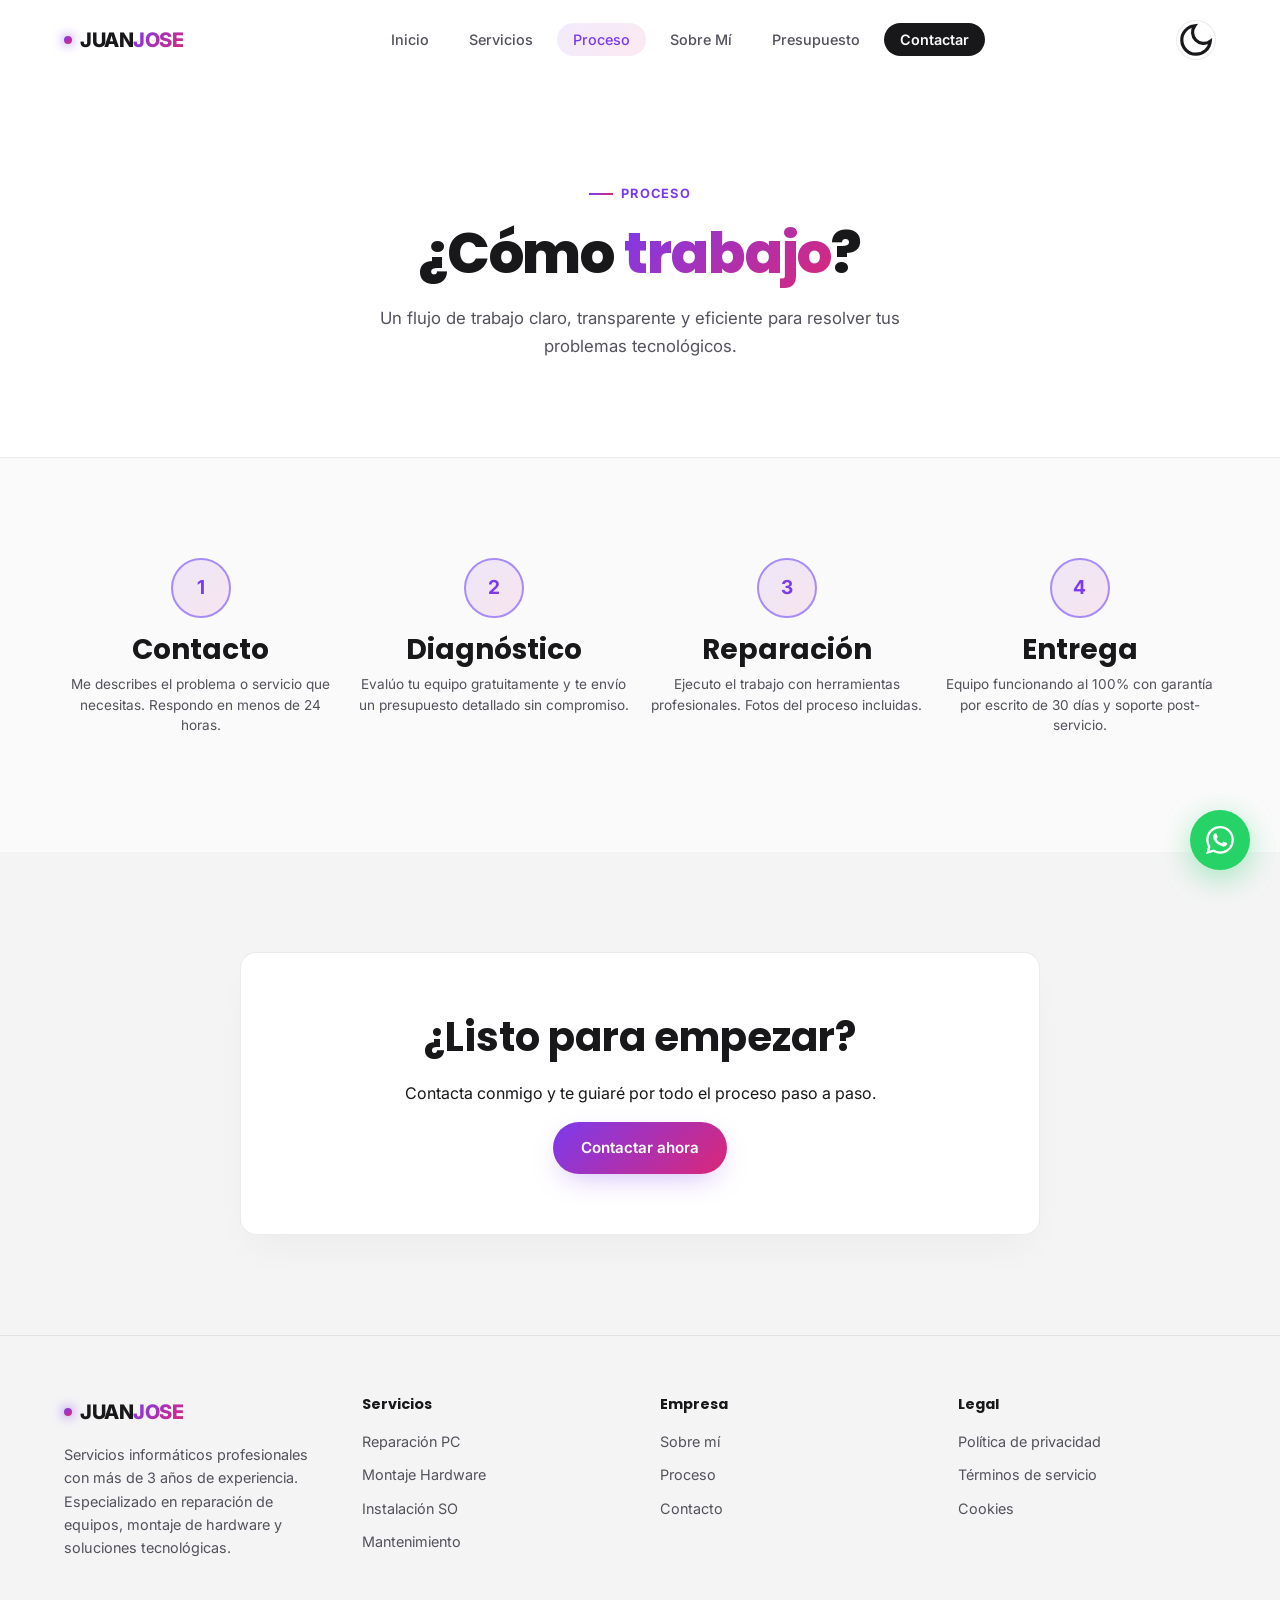
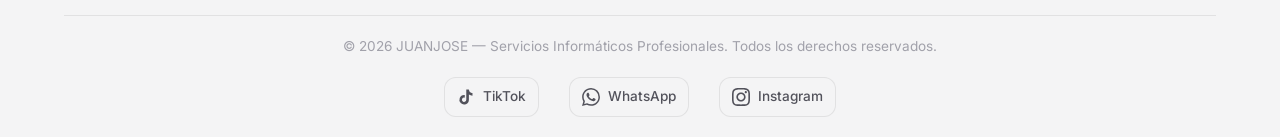
<file: proceso.html>
<!DOCTYPE html>
<html lang="es" data-theme="light">
<head>
    <meta charset="UTF-8">
    <meta name="viewport" content="width=device-width, initial-scale=1.0">
    <link rel="icon" type="image/svg+xml" href="favicon.svg">
    <link rel="apple-touch-icon" href="favicon.svg">
    <title>Proceso | JUANJOSE - Reparación PC & Laptops Montoro, Córdoba</title>
    <meta name="description" content="Conoce mi proceso de trabajo: contacto, diagnóstico, reparación y entrega. Transparencia total.">
    <link rel="preconnect" href="https://fonts.googleapis.com">
    <link rel="preconnect" href="https://fonts.gstatic.com" crossorigin>
    <link rel="stylesheet" href="styles.css">
    <link rel="preconnect" href="https://fonts.googleapis.com">
    <link href="https://fonts.googleapis.com/css2?family=Inter:wght@300;400;500;600;700;800;900&family=Poppins:wght@600;700;800;900&display=swap" rel="stylesheet">
</head>
<body>
    <canvas id="particleCanvas"></canvas>

    <nav class="nav-glass" id="navbar">
        <div class="container nav-container">
            <a href="index.html" class="logo">
                <span class="logo-dot w3-bounce"></span>
                <span class="logo-text">JUAN<span class="logo-accent">JOSE</span></span>
            </a>
            <ul class="nav-links" id="navLinks">
                <li><a href="index.html">Inicio</a></li>
                <li><a href="servicios.html">Servicios</a></li>
                <li><a href="proceso.html" class="active">Proceso</a></li>
                <li><a href="sobre-mi.html">Sobre Mí</a></li>
                <li><a href="presupuesto.html">Presupuesto</a></li>
                <li><a href="contacto.html" class="nav-cta">Contactar</a></li>
            </ul>
            <div class="nav-actions">
                <button class="theme-toggle" id="themeToggle" aria-label="Cambiar tema">
                    <svg class="sun" viewBox="0 0 24 24" fill="none" stroke="currentColor" stroke-width="2"><circle cx="12" cy="12" r="5"/><path d="M12 1v2m0 18v2M4.22 4.22l1.42 1.42m12.72 12.72l1.42 1.42M1 12h2m18 0h2M4.22 19.78l1.42-1.42M18.36 5.64l1.42-1.42"/></svg>
                    <svg class="moon" viewBox="0 0 24 24" fill="none" stroke="currentColor" stroke-width="2"><path d="M21 12.79A9 9 0 1 1 11.21 3 7 7 0 0 0 21 12.79z"/></svg>
                </button>
                <button class="mobile-toggle" id="mobileToggle" aria-label="Menú"><span></span><span></span><span></span></button>
            </div>
        </div>
    </nav>

    <section class="page-header">
        <div class="container">
            <div class="section-header">
                <span class="section-tag">Proceso</span>
                <h1 class="section-title">¿Cómo <span class="gradient-text">trabajo</span>?</h1>
                <p class="section-desc">Un flujo de trabajo claro, transparente y eficiente para resolver tus problemas tecnológicos.</p>
            </div>
        </div>
    </section>

    <section id="proceso" class="process-section">
        <div class="container">
            <div class="process-timeline">
                <div class="timeline-line"><div class="timeline-progress"></div></div>
                <div class="process-steps">
                    <div class="step" data-step="1">
                        <div class="step-number">1</div>
                        <h3>Contacto</h3>
                        <p>Me describes el problema o servicio que necesitas. Respondo en menos de 24 horas.</p>
                    </div>
                    <div class="step" data-step="2">
                        <div class="step-number">2</div>
                        <h3>Diagnóstico</h3>
                        <p>Evalúo tu equipo gratuitamente y te envío un presupuesto detallado sin compromiso.</p>
                    </div>
                    <div class="step" data-step="3">
                        <div class="step-number">3</div>
                        <h3>Reparación</h3>
                        <p>Ejecuto el trabajo con herramientas profesionales. Fotos del proceso incluidas.</p>
                    </div>
                    <div class="step" data-step="4">
                        <div class="step-number">4</div>
                        <h3>Entrega</h3>
                        <p>Equipo funcionando al 100% con garantía por escrito de 30 días y soporte post-servicio.</p>
                    </div>
                </div>
            </div>
        </div>
    </section>

    <section class="cta-section">
        <div class="container">
            <div class="cta-box">
                <h2>¿Listo para empezar?</h2>
                <p>Contacta conmigo y te guiaré por todo el proceso paso a paso.</p>
                <a href="contacto.html" class="btn btn-primary">Contactar ahora</a>
            </div>
        </div>
    </section>


    <div class="toast" id="toast"><div class="toast-icon">✓</div><div class="toast-message" id="toastMessage">Mensaje enviado correctamente</div></div>
    <footer class="footer">
        <div class="container">
            <div class="footer-grid">
                <div class="footer-brand">
                    <a href="index.html" class="logo"><span class="logo-dot"></span><span class="logo-text">JUAN<span class="logo-accent">JOSE</span></span></a>
                    <p>Servicios informáticos profesionales con más de 3 años de experiencia. Especializado en reparación de equipos, montaje de hardware y soluciones tecnológicas.</p>
                </div>
                <div class="footer-links">
                    <h4>Servicios</h4>
                    <ul>
                        <li><a href="servicios.html">Reparación PC</a></li>
                        <li><a href="servicios.html">Montaje Hardware</a></li>
                        <li><a href="servicios.html">Instalación SO</a></li>
                        <li><a href="servicios.html">Mantenimiento</a></li>
                    </ul>
                </div>
                <div class="footer-links">
                    <h4>Empresa</h4>
                    <ul>
                        <li><a href="sobre-mi.html">Sobre mí</a></li>
                        <li><a href="proceso.html">Proceso</a></li>
                        <li><a href="contacto.html">Contacto</a></li>
                    </ul>
                </div>
                <div class="footer-links">
                    <h4>Legal</h4>
                    <ul>
                        <li><a href="#">Política de privacidad</a></li>
                        <li><a href="#">Términos de servicio</a></li>
                        <li><a href="#">Cookies</a></li>
                    </ul>
                </div>
            </div>
            <div class="footer-bottom">
                <p>© 2026 JUANJOSE — Servicios Informáticos Profesionales. Todos los derechos reservados.</p>
                <div class="footer-social">
                    <a href="https://tiktok.com/@juanjo.reparaciones" target="_blank" aria-label="TikTok" class="social-icon">
                        <svg width="20" height="20" viewBox="0 0 24 24" fill="currentColor">
                            <path d="M19.59 6.69a4.83 4.83 0 0 1-3.77-4.25V2h-3.45v13.67a2.89 2.89 0 0 1-5.2 1.74 2.89 2.89 0 0 1 2.31-4.64 2.93 2.93 0 0 1 .88.13V9.4a6.84 6.84 0 0 0-1-.05A6.33 6.33 0 0 0 5 20.1a6.34 6.34 0 0 0 10.86-4.43v-7a8.16 8.16 0 0 0 4.77 1.52v-3.4a4.85 4.85 0 0 1-1-.1z"/>
                        </svg>
                        TikTok
                    </a>
                    <a href="https://wa.me/34643442983" target="_blank" aria-label="WhatsApp" class="social-icon">
                        <svg width="20" height="20" viewBox="0 0 24 24" fill="currentColor">
                            <path d="M17.472 14.382c-.297-.149-1.758-.867-2.03-.967-.273-.099-.471-.148-.67.15-.197.297-.767.966-.94 1.164-.173.199-.347.223-.644.075-.297-.15-1.255-.463-2.39-1.475-.883-.788-1.48-1.761-1.653-2.059-.173-.297-.018-.458.13-.606.134-.133.298-.347.446-.52.149-.174.198-.298.298-.497.099-.198.05-.371-.025-.52-.075-.149-.669-1.612-.916-2.207-.242-.579-.487-.5-.669-.51-.173-.008-.371-.008-.57-.008-.198 0-.52.074-.792.372-.272.297-1.04 1.016-1.04 2.479 0 1.462 1.065 2.875 1.213 3.074.149.198 2.096 3.2 5.077 4.487.709.306 1.262.489 1.694.625.712.227 1.36.195 1.871.118.571-.085 1.758-.719 2.006-1.413.248-.694.248-1.289.173-1.413-.074-.124-.272-.198-.57-.347m-5.421 7.403h-.004a9.87 9.87 0 01-5.031-1.378l-.361-.214-3.741.982.998-3.648-.235-.374a9.86 9.86 0 01-1.51-5.26c.001-5.45 4.436-9.884 9.888-9.884 2.64 0 5.122 1.03 6.988 2.898a9.825 9.825 0 012.893 6.994c-.003 5.45-4.437 9.884-9.885 9.884m8.413-18.297A11.815 11.815 0 0012.05 0C5.495 0 .16 5.335.157 11.892c0 2.096.547 4.142 1.588 5.945L.057 24l6.305-1.654a11.882 11.882 0 005.683 1.448h.005c6.554 0 11.89-5.335 11.893-11.893a11.821 11.821 0 00-3.48-8.413z"/>
                        </svg>
                        WhatsApp
                    </a>
                    <a href="https://instagram.com/juanjo.reparaciones" target="_blank" aria-label="Instagram" class="social-icon">
                        <svg width="20" height="20" viewBox="0 0 24 24" fill="currentColor">
                            <path d="M12 2.163c3.204 0 3.584.012 4.85.07 3.252.148 4.771 1.691 4.919 4.919.058 1.265.069 1.645.069 4.849 0 3.205-.012 3.584-.069 4.849-.149 3.225-1.664 4.771-4.919 4.919-1.266.058-1.644.07-4.85.07-3.204 0-3.584-.012-4.849-.07-3.26-.149-4.771-1.699-4.919-4.92-.058-1.265-.07-1.644-.07-4.849 0-3.204.013-3.583.07-4.849.149-3.227 1.664-4.771 4.919-4.919 1.266-.057 1.645-.069 4.849-.069zm0-2.163c-3.259 0-3.667.014-4.947.072-4.358.2-6.78 2.618-6.98 6.98-.059 1.281-.073 1.689-.073 4.948 0 3.259.014 3.668.072 4.948.2 4.358 2.618 6.78 6.98 6.98 1.281.058 1.689.072 4.948.072 3.259 0 3.668-.014 4.948-.072 4.354-.2 6.782-2.618 6.979-6.98.059-1.28.073-1.689.073-4.948 0-3.259-.014-3.667-.072-4.947-.196-4.354-2.617-6.78-6.979-6.98-1.281-.059-1.69-.073-4.949-.073zm0 5.838c-3.403 0-6.162 2.759-6.162 6.162s2.759 6.163 6.162 6.163 6.162-2.759 6.162-6.163c0-3.403-2.759-6.162-6.162-6.162zm0 10.162c-2.209 0-4-1.79-4-4 0-2.209 1.791-4 4-4s4 1.791 4 4c0 2.21-1.791 4-4 4zm6.406-11.845c-.796 0-1.441.645-1.441 1.44s.645 1.44 1.441 1.44c.795 0 1.439-.645 1.439-1.44s-.644-1.44-1.439-1.44z"/>
                        </svg>
                        Instagram
                    </a>
                </div>
            </div>
        </div>
    </footer>

    <a href="https://wa.me/34643442983?text=Hola%20Juanjo,%20vi%20tu%20web%20y%20necesito..." class="whatsapp-float" target="_blank" aria-label="WhatsApp">
        <svg width="28" height="28" viewBox="0 0 24 24" fill="currentColor"><path d="M17.472 14.382c-.297-.149-1.758-.867-2.03-.967-.273-.099-.471-.148-.67.15-.197.297-.767.966-.94 1.164-.173.199-.347.223-.644.075-.297-.15-1.255-.463-2.39-1.475-.883-.788-1.48-1.761-1.653-2.059-.173-.297-.018-.458.13-.606.134-.133.298-.347.446-.52.149-.174.198-.298.298-.497.099-.198.05-.371-.025-.52-.075-.149-.669-1.612-.916-2.207-.242-.579-.487-.5-.669-.51-.173-.008-.371-.008-.57-.008-.198 0-.52.074-.792.372-.272.297-1.04 1.016-1.04 2.479 0 1.462 1.065 2.875 1.213 3.074.149.198 2.096 3.2 5.077 4.487.709.306 1.262.489 1.694.625.712.227 1.36.195 1.871.118.571-.085 1.758-.719 2.006-1.413.248-.694.248-1.289.173-1.413-.074-.124-.272-.198-.57-.347m-5.421 7.403h-.004a9.87 9.87 0 01-5.031-1.378l-.361-.214-3.741.982.998-3.648-.235-.374a9.86 9.86 0 01-1.51-5.26c.001-5.45 4.436-9.884 9.888-9.884 2.64 0 5.122 1.03 6.988 2.898a9.825 9.825 0 012.893 6.994c-.003 5.45-4.437 9.884-9.885 9.884m8.413-18.297A11.815 11.815 0 0012.05 0C5.495 0 .16 5.335.157 11.892c0 2.096.547 4.142 1.588 5.945L.057 24l6.305-1.654a11.882 11.882 0 005.683 1.448h.005c6.554 0 11.89-5.335 11.893-11.893a11.821 11.821 0 00-3.48-8.413z"/></svg>
    </a>

    <script src="script.js"></script>
</body>
</html>
</file>
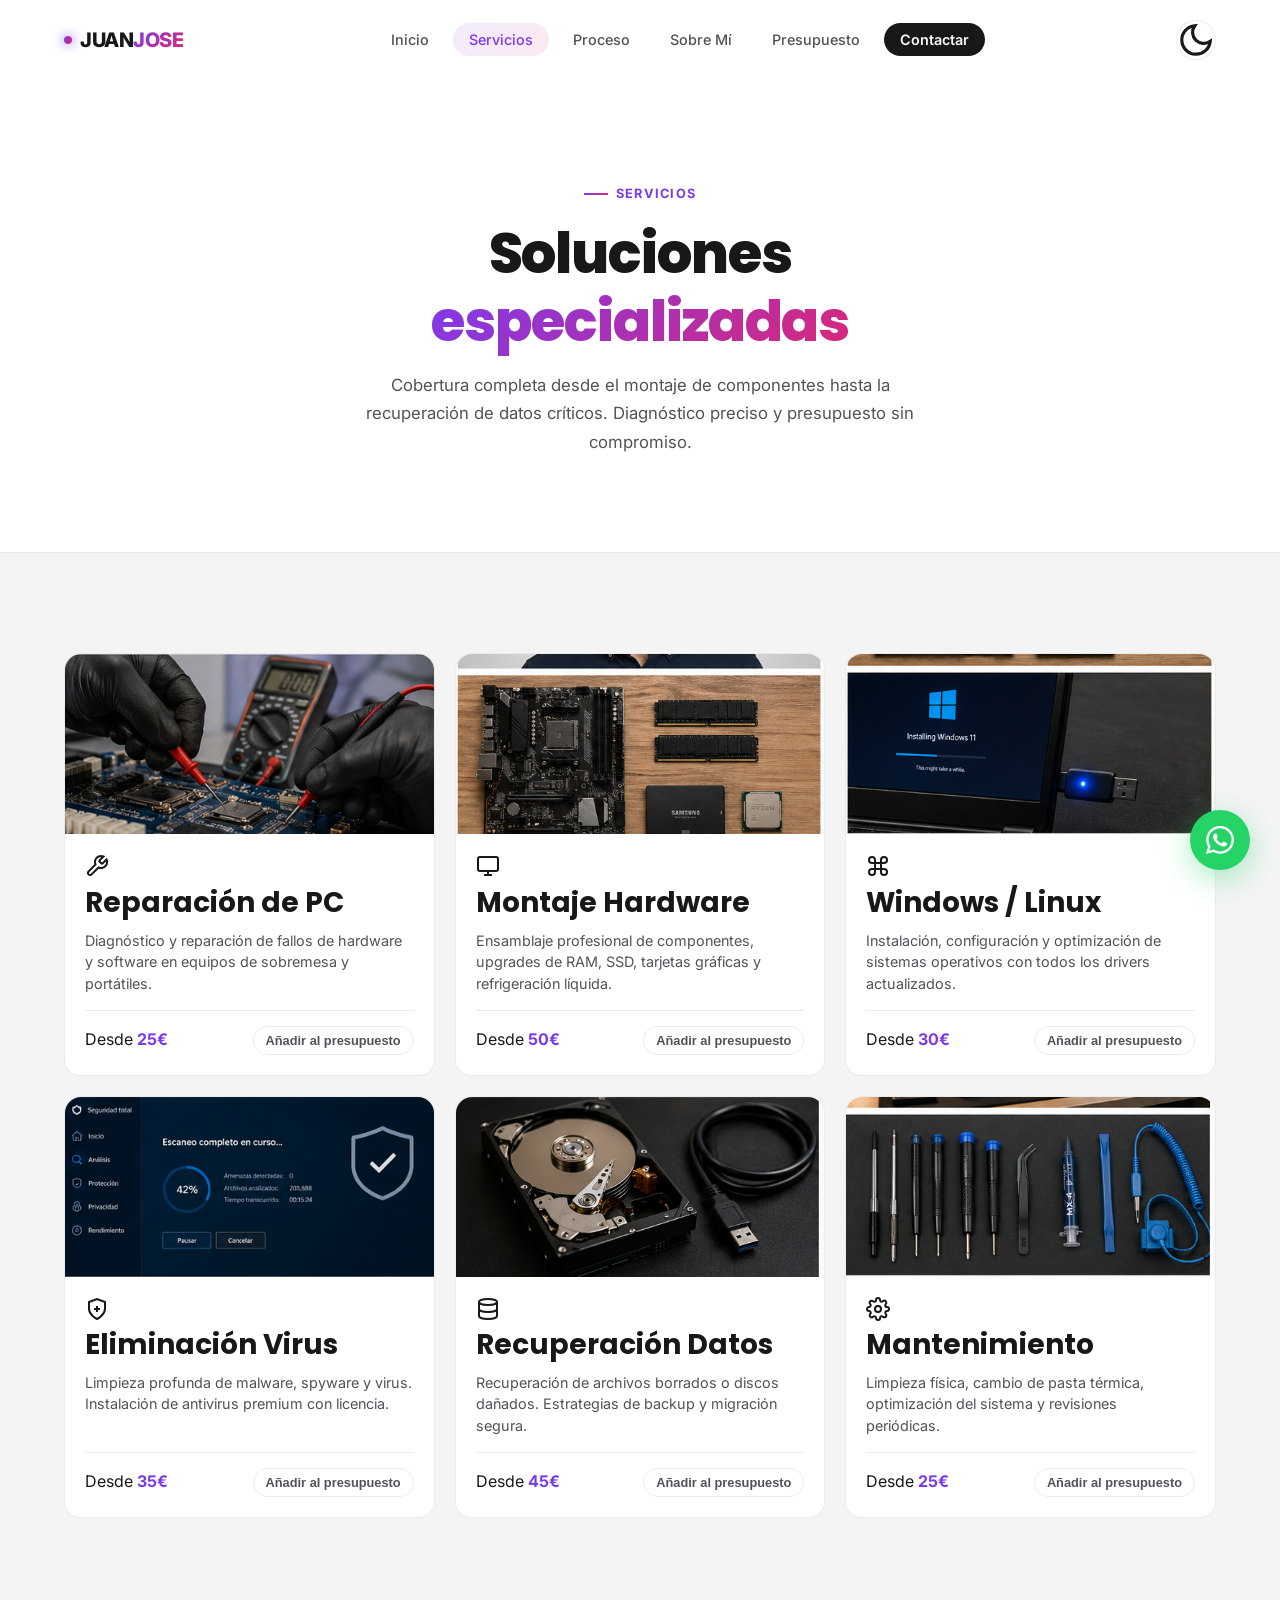
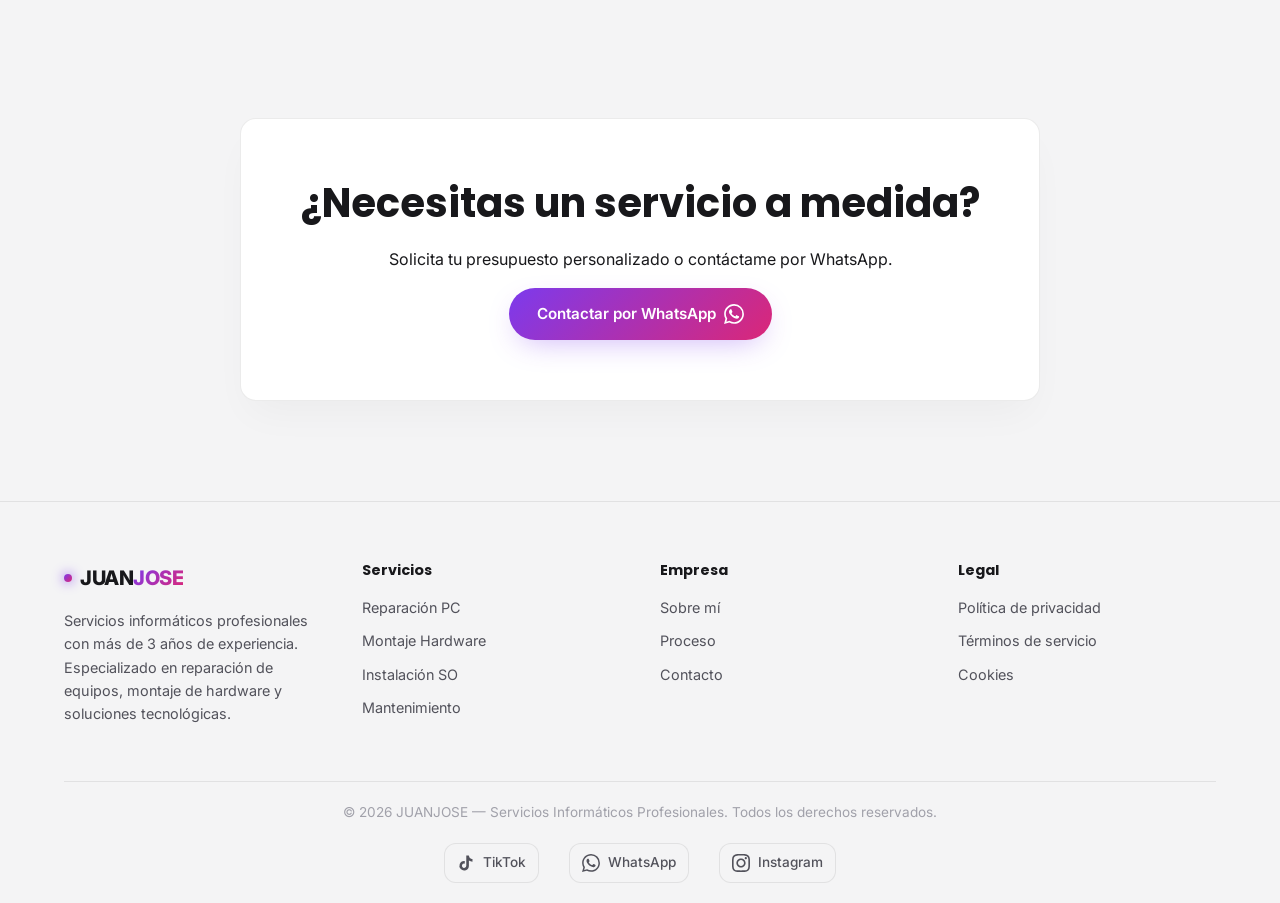
<file: servicios.html>
<!DOCTYPE html>
<html lang="es" data-theme="light">
<head>
    <meta charset="UTF-8">
    <meta name="viewport" content="width=device-width, initial-scale=1.0">
    <link rel="icon" type="image/svg+xml" href="favicon.svg">
    <link rel="apple-touch-icon" href="favicon.svg">
    <title>Servicios | JUANJOSE - Reparación PC & Laptops Montoro, Córdoba</title>
    <meta name="description" content="Servicios informáticos en Montoro, Córdoba: reparación PC, montaje hardware, Windows/Linux, eliminación de virus, recuperación de datos y mantenimiento.">
    <link rel="preconnect" href="https://fonts.googleapis.com">
    <link rel="preconnect" href="https://fonts.gstatic.com" crossorigin>
    <link rel="stylesheet" href="styles.css">
    <link rel="preconnect" href="https://fonts.googleapis.com">
    <link href="https://fonts.googleapis.com/css2?family=Inter:wght@300;400;500;600;700;800;900&family=Poppins:wght@600;700;800;900&display=swap" rel="stylesheet">
</head>
<body>
    <canvas id="particleCanvas"></canvas>

    <nav class="nav-glass" id="navbar">
        <div class="container nav-container">
            <a href="index.html" class="logo">
                <span class="logo-dot w3-bounce"></span>
                <span class="logo-text">JUAN<span class="logo-accent">JOSE</span></span>
            </a>
            <ul class="nav-links" id="navLinks">
                <li><a href="index.html">Inicio</a></li>
                <li><a href="servicios.html" class="active">Servicios</a></li>
                <li><a href="proceso.html">Proceso</a></li>
                <li><a href="sobre-mi.html">Sobre Mí</a></li>
                <li><a href="presupuesto.html">Presupuesto</a></li>
                <li><a href="contacto.html" class="nav-cta">Contactar</a></li>
            </ul>
            <div class="nav-actions">
                <button class="theme-toggle" id="themeToggle" aria-label="Cambiar tema">
                    <svg class="sun" viewBox="0 0 24 24" fill="none" stroke="currentColor" stroke-width="2"><circle cx="12" cy="12" r="5"/><path d="M12 1v2m0 18v2M4.22 4.22l1.42 1.42m12.72 12.72l1.42 1.42M1 12h2m18 0h2M4.22 19.78l1.42-1.42M18.36 5.64l1.42-1.42"/></svg>
                    <svg class="moon" viewBox="0 0 24 24" fill="none" stroke="currentColor" stroke-width="2"><path d="M21 12.79A9 9 0 1 1 11.21 3 7 7 0 0 0 21 12.79z"/></svg>
                </button>
                <button class="mobile-toggle" id="mobileToggle" aria-label="Menú"><span></span><span></span><span></span></button>
            </div>
        </div>
    </nav>

    <!-- Page Header -->
    <section class="page-header">
        <div class="container">
            <div class="section-header">
                <span class="section-tag">Servicios</span>
                <h1 class="section-title">Soluciones <span class="gradient-text">especializadas</span></h1>
                <p class="section-desc">Cobertura completa desde el montaje de componentes hasta la recuperación de datos críticos. Diagnóstico preciso y presupuesto sin compromiso.</p>
            </div>
        </div>
    </section>

    <!-- Services Section -->
    <section id="servicios" class="services-section">
        <div class="container">
            <div class="services-grid">
                <div class="service-card">
                    <div class="service-image"><img src="reparacion.jpg" alt="Reparación PC"></div>
                    <div class="service-content">
                        <div class="service-icon"><svg width="24" height="24" viewBox="0 0 24 24" fill="none" stroke="currentColor" stroke-width="2"><path d="M14.7 6.3a1 1 0 0 0 0 1.4l1.6 1.6a1 1 0 0 0 1.4 0l3.77-3.77a6 6 0 0 1-7.94 7.94l-6.91 6.91a2.12 2.12 0 0 1-3-3l6.91-6.91a6 6 0 0 1 7.94-7.94l-3.76 3.76z"/></svg></div>
                        <h3>Reparación de PC</h3>
                        <p>Diagnóstico y reparación de fallos de hardware y software en equipos de sobremesa y portátiles.</p>
                        <div class="service-footer">
                            <span class="price">Desde <strong>25€</strong></span>
                            <button class="btn-add" data-service="reparacion" data-price="25">Añadir al presupuesto</button>
                        </div>
                    </div>
                </div>
                <div class="service-card featured">
                    <div class="service-image"><img src="componentes.png" alt="Montaje Hardware"></div>
                    <div class="service-content">
                        <div class="service-icon"><svg width="24" height="24" viewBox="0 0 24 24" fill="none" stroke="currentColor" stroke-width="2"><rect x="2" y="3" width="20" height="14" rx="2" ry="2"/><line x1="8" y1="21" x2="16" y2="21"/><line x1="12" y1="17" x2="12" y2="21"/></svg></div>
                        <h3>Montaje Hardware</h3>
                        <p>Ensamblaje profesional de componentes, upgrades de RAM, SSD, tarjetas gráficas y refrigeración líquida.</p>
                        <div class="service-footer">
                            <span class="price">Desde <strong>50€</strong></span>
                            <button class="btn-add" data-service="montaje" data-price="50">Añadir al presupuesto</button>
                        </div>
                    </div>
                </div>
                <div class="service-card">
                    <div class="service-image"><img src="instalacion-windows.png" alt="Windows Linux"></div>
                    <div class="service-content">
                        <div class="service-icon"><svg width="24" height="24" viewBox="0 0 24 24" fill="none" stroke="currentColor" stroke-width="2"><path d="M18 3a3 3 0 0 0-3 3v12a3 3 0 0 0 3 3 3 3 0 0 0 3-3 3 3 0 0 0-3-3H6a3 3 0 0 0-3 3 3 3 0 0 0 3 3 3 3 0 0 0 3-3V6a3 3 0 0 0-3-3 3 3 0 0 0-3 3 3 3 0 0 0 3 3h12a3 3 0 0 0 3-3 3 3 0 0 0-3-3z"/></svg></div>
                        <h3>Windows / Linux</h3>
                        <p>Instalación, configuración y optimización de sistemas operativos con todos los drivers actualizados.</p>
                        <div class="service-footer">
                            <span class="price">Desde <strong>30€</strong></span>
                            <button class="btn-add" data-service="sistema" data-price="30">Añadir al presupuesto</button>
                        </div>
                    </div>
                </div>
                <div class="service-card">
                    <div class="service-image"><img src="virus.png" alt="Eliminación Virus"></div>
                    <div class="service-content">
                        <div class="service-icon"><svg width="24" height="24" viewBox="0 0 24 24" fill="none" stroke="currentColor" stroke-width="2"><path d="M12 22s8-4 8-10V5l-8-3-8 3v7c0 6 8 10 8 10z"/><line x1="9" y1="12" x2="15" y2="12"/><line x1="12" y1="9" x2="12" y2="15"/></svg></div>
                        <h3>Eliminación Virus</h3>
                        <p>Limpieza profunda de malware, spyware y virus. Instalación de antivirus premium con licencia.</p>
                        <div class="service-footer">
                            <span class="price">Desde <strong>35€</strong></span>
                            <button class="btn-add" data-service="virus" data-price="35">Añadir al presupuesto</button>
                        </div>
                    </div>
                </div>
                <div class="service-card">
                    <div class="service-image"><img src="recuperacion-datos.png" alt="Recuperación Datos"></div>
                    <div class="service-content">
                        <div class="service-icon"><svg width="24" height="24" viewBox="0 0 24 24" fill="none" stroke="currentColor" stroke-width="2"><ellipse cx="12" cy="5" rx="9" ry="3"/><path d="M21 12c0 1.66-4 3-9 3s-9-1.34-9-3"/><path d="M3 5v14c0 1.66 4 3 9 3s9-1.34 9-3V5"/></svg></div>
                        <h3>Recuperación Datos</h3>
                        <p>Recuperación de archivos borrados o discos dañados. Estrategias de backup y migración segura.</p>
                        <div class="service-footer">
                            <span class="price">Desde <strong>45€</strong></span>
                            <button class="btn-add" data-service="datos" data-price="45">Añadir al presupuesto</button>
                        </div>
                    </div>
                </div>
                <div class="service-card">
                    <div class="service-image"><img src="herramientas.png" alt="Mantenimiento"></div>
                    <div class="service-content">
                        <div class="service-icon"><svg width="24" height="24" viewBox="0 0 24 24" fill="none" stroke="currentColor" stroke-width="2"><circle cx="12" cy="12" r="3"/><path d="M19.4 15a1.65 1.65 0 0 0 .33 1.82l.06.06a2 2 0 0 1 0 2.83 2 2 0 0 1-2.83 0l-.06-.06a1.65 1.65 0 0 0-1.82-.33 1.65 1.65 0 0 0-1 1.51V21a2 2 0 0 1-2 2 2 2 0 0 1-2-2v-.09A1.65 1.65 0 0 0 9 19.4a1.65 1.65 0 0 0-1.82.33l-.06.06a2 2 0 0 1-2.83 0 2 2 0 0 1 0-2.83l.06-.06a1.65 1.65 0 0 0 .33-1.82 1.65 1.65 0 0 0-1.51-1H3a2 2 0 0 1-2-2 2 2 0 0 1 2-2h.09A1.65 1.65 0 0 0 4.6 9a1.65 1.65 0 0 0-.33-1.82l-.06-.06a2 2 0 0 1 0-2.83 2 2 0 0 1 2.83 0l.06.06a1.65 1.65 0 0 0 1.82.33H9a1.65 1.65 0 0 0 1-1.51V3a2 2 0 0 1 2-2 2 2 0 0 1 2 2v.09a1.65 1.65 0 0 0 1 1.51 1.65 1.65 0 0 0 1.82-.33l.06-.06a2 2 0 0 1 2.83 0 2 2 0 0 1 0 2.83l-.06.06a1.65 1.65 0 0 0-.33 1.82V9a1.65 1.65 0 0 0 1.51 1H21a2 2 0 0 1 2 2 2 2 0 0 1-2 2h-.09a1.65 1.65 0 0 0-1.51 1z"/></svg></div>
                        <h3>Mantenimiento</h3>
                        <p>Limpieza física, cambio de pasta térmica, optimización del sistema y revisiones periódicas.</p>
                        <div class="service-footer">
                            <span class="price">Desde <strong>25€</strong></span>
                            <button class="btn-add" data-service="mantenimiento" data-price="25">Añadir al presupuesto</button>
                        </div>
                    </div>
                </div>
            </div>
        </div>
    </section>

    <!-- CTA -->
    <section class="cta-section">
        <div class="container">
            <div class="cta-box">
                <h2>¿Necesitas un servicio a medida?</h2>
                <p>Solicita tu presupuesto personalizado o contáctame por WhatsApp.</p>
                <a href="https://wa.me/34643442983?text=Hola%20Juanjo,%20necesito%20información%20sobre%20un%20servicio%20urgente." class="btn btn-primary" target="_blank">
                    <span>Contactar por WhatsApp</span>
                    <svg width="20" height="20" viewBox="0 0 24 24" fill="currentColor"><path d="M17.472 14.382c-.297-.149-1.758-.867-2.03-.967-.273-.099-.471-.148-.67.15-.197.297-.767.966-.94 1.164-.173.199-.347.223-.644.075-.297-.15-1.255-.463-2.39-1.475-.883-.788-1.48-1.761-1.653-2.059-.173-.297-.018-.458.13-.606.134-.133.298-.347.446-.52.149-.174.198-.298.298-.497.099-.198.05-.371-.025-.52-.075-.149-.669-1.612-.916-2.207-.242-.579-.487-.5-.669-.51-.173-.008-.371-.008-.57-.008-.198 0-.52.074-.792.372-.272.297-1.04 1.016-1.04 2.479 0 1.462 1.065 2.875 1.213 3.074.149.198 2.096 3.2 5.077 4.487.709.306 1.262.489 1.694.625.712.227 1.36.195 1.871.118.571-.085 1.758-.719 2.006-1.413.248-.694.248-1.289.173-1.413-.074-.124-.272-.198-.57-.347m-5.421 7.403h-.004a9.87 9.87 0 01-5.031-1.378l-.361-.214-3.741.982.998-3.648-.235-.374a9.86 9.86 0 01-1.51-5.26c.001-5.45 4.436-9.884 9.888-9.884 2.64 0 5.122 1.03 6.988 2.898a9.825 9.825 0 012.893 6.994c-.003 5.45-4.437 9.884-9.885 9.884m8.413-18.297A11.815 11.815 0 0012.05 0C5.495 0 .16 5.335.157 11.892c0 2.096.547 4.142 1.588 5.945L.057 24l6.305-1.654a11.882 11.882 0 005.683 1.448h.005c6.554 0 11.89-5.335 11.893-11.893a11.821 11.821 0 00-3.48-8.413z"/></svg>
                </a>
            </div>
        </div>
    </section>

    <!-- Footer -->

    <div class="toast" id="toast"><div class="toast-icon">✓</div><div class="toast-message" id="toastMessage">Mensaje enviado correctamente</div></div>
    <footer class="footer">
        <div class="container">
            <div class="footer-grid">
                <div class="footer-brand">
                    <a href="index.html" class="logo"><span class="logo-dot"></span><span class="logo-text">JUAN<span class="logo-accent">JOSE</span></span></a>
                    <p>Servicios informáticos profesionales con más de 3 años de experiencia. Especializado en reparación de equipos, montaje de hardware y soluciones tecnológicas.</p>
                </div>
                <div class="footer-links">
                    <h4>Servicios</h4>
                    <ul>
                        <li><a href="servicios.html">Reparación PC</a></li>
                        <li><a href="servicios.html">Montaje Hardware</a></li>
                        <li><a href="servicios.html">Instalación SO</a></li>
                        <li><a href="servicios.html">Mantenimiento</a></li>
                    </ul>
                </div>
                <div class="footer-links">
                    <h4>Empresa</h4>
                    <ul>
                        <li><a href="sobre-mi.html">Sobre mí</a></li>
                        <li><a href="proceso.html">Proceso</a></li>
                        <li><a href="contacto.html">Contacto</a></li>
                    </ul>
                </div>
                <div class="footer-links">
                    <h4>Legal</h4>
                    <ul>
                        <li><a href="#">Política de privacidad</a></li>
                        <li><a href="#">Términos de servicio</a></li>
                        <li><a href="#">Cookies</a></li>
                    </ul>
                </div>
            </div>
            <div class="footer-bottom">
                <p>© 2026 JUANJOSE — Servicios Informáticos Profesionales. Todos los derechos reservados.</p>
                <div class="footer-social">
                    <a href="https://tiktok.com/@juanjo.reparaciones" target="_blank" aria-label="TikTok" class="social-icon">
                        <svg width="20" height="20" viewBox="0 0 24 24" fill="currentColor">
                            <path d="M19.59 6.69a4.83 4.83 0 0 1-3.77-4.25V2h-3.45v13.67a2.89 2.89 0 0 1-5.2 1.74 2.89 2.89 0 0 1 2.31-4.64 2.93 2.93 0 0 1 .88.13V9.4a6.84 6.84 0 0 0-1-.05A6.33 6.33 0 0 0 5 20.1a6.34 6.34 0 0 0 10.86-4.43v-7a8.16 8.16 0 0 0 4.77 1.52v-3.4a4.85 4.85 0 0 1-1-.1z"/>
                        </svg>
                        TikTok
                    </a>
                    <a href="https://wa.me/34643442983" target="_blank" aria-label="WhatsApp" class="social-icon">
                        <svg width="20" height="20" viewBox="0 0 24 24" fill="currentColor">
                            <path d="M17.472 14.382c-.297-.149-1.758-.867-2.03-.967-.273-.099-.471-.148-.67.15-.197.297-.767.966-.94 1.164-.173.199-.347.223-.644.075-.297-.15-1.255-.463-2.39-1.475-.883-.788-1.48-1.761-1.653-2.059-.173-.297-.018-.458.13-.606.134-.133.298-.347.446-.52.149-.174.198-.298.298-.497.099-.198.05-.371-.025-.52-.075-.149-.669-1.612-.916-2.207-.242-.579-.487-.5-.669-.51-.173-.008-.371-.008-.57-.008-.198 0-.52.074-.792.372-.272.297-1.04 1.016-1.04 2.479 0 1.462 1.065 2.875 1.213 3.074.149.198 2.096 3.2 5.077 4.487.709.306 1.262.489 1.694.625.712.227 1.36.195 1.871.118.571-.085 1.758-.719 2.006-1.413.248-.694.248-1.289.173-1.413-.074-.124-.272-.198-.57-.347m-5.421 7.403h-.004a9.87 9.87 0 01-5.031-1.378l-.361-.214-3.741.982.998-3.648-.235-.374a9.86 9.86 0 01-1.51-5.26c.001-5.45 4.436-9.884 9.888-9.884 2.64 0 5.122 1.03 6.988 2.898a9.825 9.825 0 012.893 6.994c-.003 5.45-4.437 9.884-9.885 9.884m8.413-18.297A11.815 11.815 0 0012.05 0C5.495 0 .16 5.335.157 11.892c0 2.096.547 4.142 1.588 5.945L.057 24l6.305-1.654a11.882 11.882 0 005.683 1.448h.005c6.554 0 11.89-5.335 11.893-11.893a11.821 11.821 0 00-3.48-8.413z"/>
                        </svg>
                        WhatsApp
                    </a>
                    <a href="https://instagram.com/juanjo.reparaciones" target="_blank" aria-label="Instagram" class="social-icon">
                        <svg width="20" height="20" viewBox="0 0 24 24" fill="currentColor">
                            <path d="M12 2.163c3.204 0 3.584.012 4.85.07 3.252.148 4.771 1.691 4.919 4.919.058 1.265.069 1.645.069 4.849 0 3.205-.012 3.584-.069 4.849-.149 3.225-1.664 4.771-4.919 4.919-1.266.058-1.644.07-4.85.07-3.204 0-3.584-.012-4.849-.07-3.26-.149-4.771-1.699-4.919-4.92-.058-1.265-.07-1.644-.07-4.849 0-3.204.013-3.583.07-4.849.149-3.227 1.664-4.771 4.919-4.919 1.266-.057 1.645-.069 4.849-.069zm0-2.163c-3.259 0-3.667.014-4.947.072-4.358.2-6.78 2.618-6.98 6.98-.059 1.281-.073 1.689-.073 4.948 0 3.259.014 3.668.072 4.948.2 4.358 2.618 6.78 6.98 6.98 1.281.058 1.689.072 4.948.072 3.259 0 3.668-.014 4.948-.072 4.354-.2 6.782-2.618 6.979-6.98.059-1.28.073-1.689.073-4.948 0-3.259-.014-3.667-.072-4.947-.196-4.354-2.617-6.78-6.979-6.98-1.281-.059-1.69-.073-4.949-.073zm0 5.838c-3.403 0-6.162 2.759-6.162 6.162s2.759 6.163 6.162 6.163 6.162-2.759 6.162-6.163c0-3.403-2.759-6.162-6.162-6.162zm0 10.162c-2.209 0-4-1.79-4-4 0-2.209 1.791-4 4-4s4 1.791 4 4c0 2.21-1.791 4-4 4zm6.406-11.845c-.796 0-1.441.645-1.441 1.44s.645 1.44 1.441 1.44c.795 0 1.439-.645 1.439-1.44s-.644-1.44-1.439-1.44z"/>
                        </svg>
                        Instagram
                    </a>
                </div>
            </div>
        </div>
    </footer>

    <a href="https://wa.me/34643442983?text=Hola%20Juanjo,%20vi%20tu%20web%20y%20necesito..." class="whatsapp-float" target="_blank" aria-label="WhatsApp">
        <svg width="28" height="28" viewBox="0 0 24 24" fill="currentColor"><path d="M17.472 14.382c-.297-.149-1.758-.867-2.03-.967-.273-.099-.471-.148-.67.15-.197.297-.767.966-.94 1.164-.173.199-.347.223-.644.075-.297-.15-1.255-.463-2.39-1.475-.883-.788-1.48-1.761-1.653-2.059-.173-.297-.018-.458.13-.606.134-.133.298-.347.446-.52.149-.174.198-.298.298-.497.099-.198.05-.371-.025-.52-.075-.149-.669-1.612-.916-2.207-.242-.579-.487-.5-.669-.51-.173-.008-.371-.008-.57-.008-.198 0-.52.074-.792.372-.272.297-1.04 1.016-1.04 2.479 0 1.462 1.065 2.875 1.213 3.074.149.198 2.096 3.2 5.077 4.487.709.306 1.262.489 1.694.625.712.227 1.36.195 1.871.118.571-.085 1.758-.719 2.006-1.413.248-.694.248-1.289.173-1.413-.074-.124-.272-.198-.57-.347m-5.421 7.403h-.004a9.87 9.87 0 01-5.031-1.378l-.361-.214-3.741.982.998-3.648-.235-.374a9.86 9.86 0 01-1.51-5.26c.001-5.45 4.436-9.884 9.888-9.884 2.64 0 5.122 1.03 6.988 2.898a9.825 9.825 0 012.893 6.994c-.003 5.45-4.437 9.884-9.885 9.884m8.413-18.297A11.815 11.815 0 0012.05 0C5.495 0 .16 5.335.157 11.892c0 2.096.547 4.142 1.588 5.945L.057 24l6.305-1.654a11.882 11.882 0 005.683 1.448h.005c6.554 0 11.89-5.335 11.893-11.893a11.821 11.821 0 00-3.48-8.413z"/></svg>
    </a>

    <script src="script.js"></script>
</body>
</html>
</file>
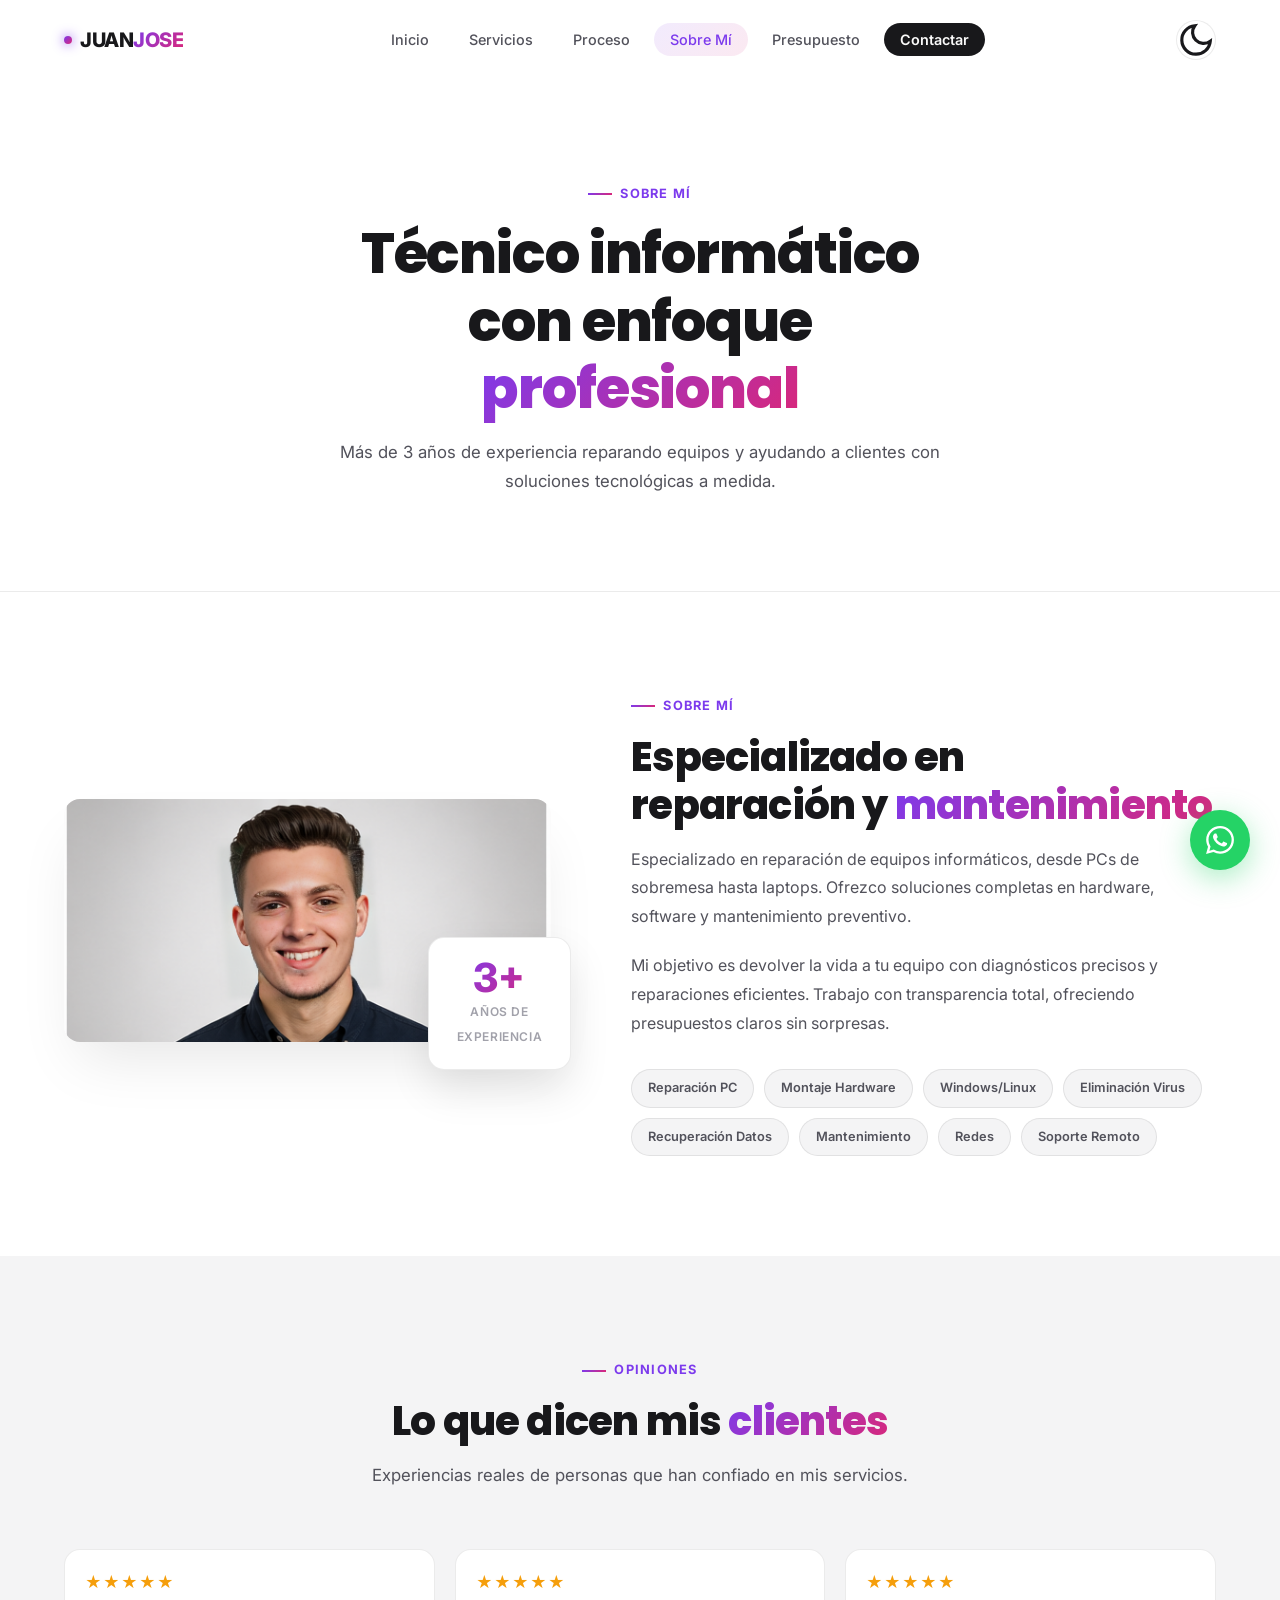
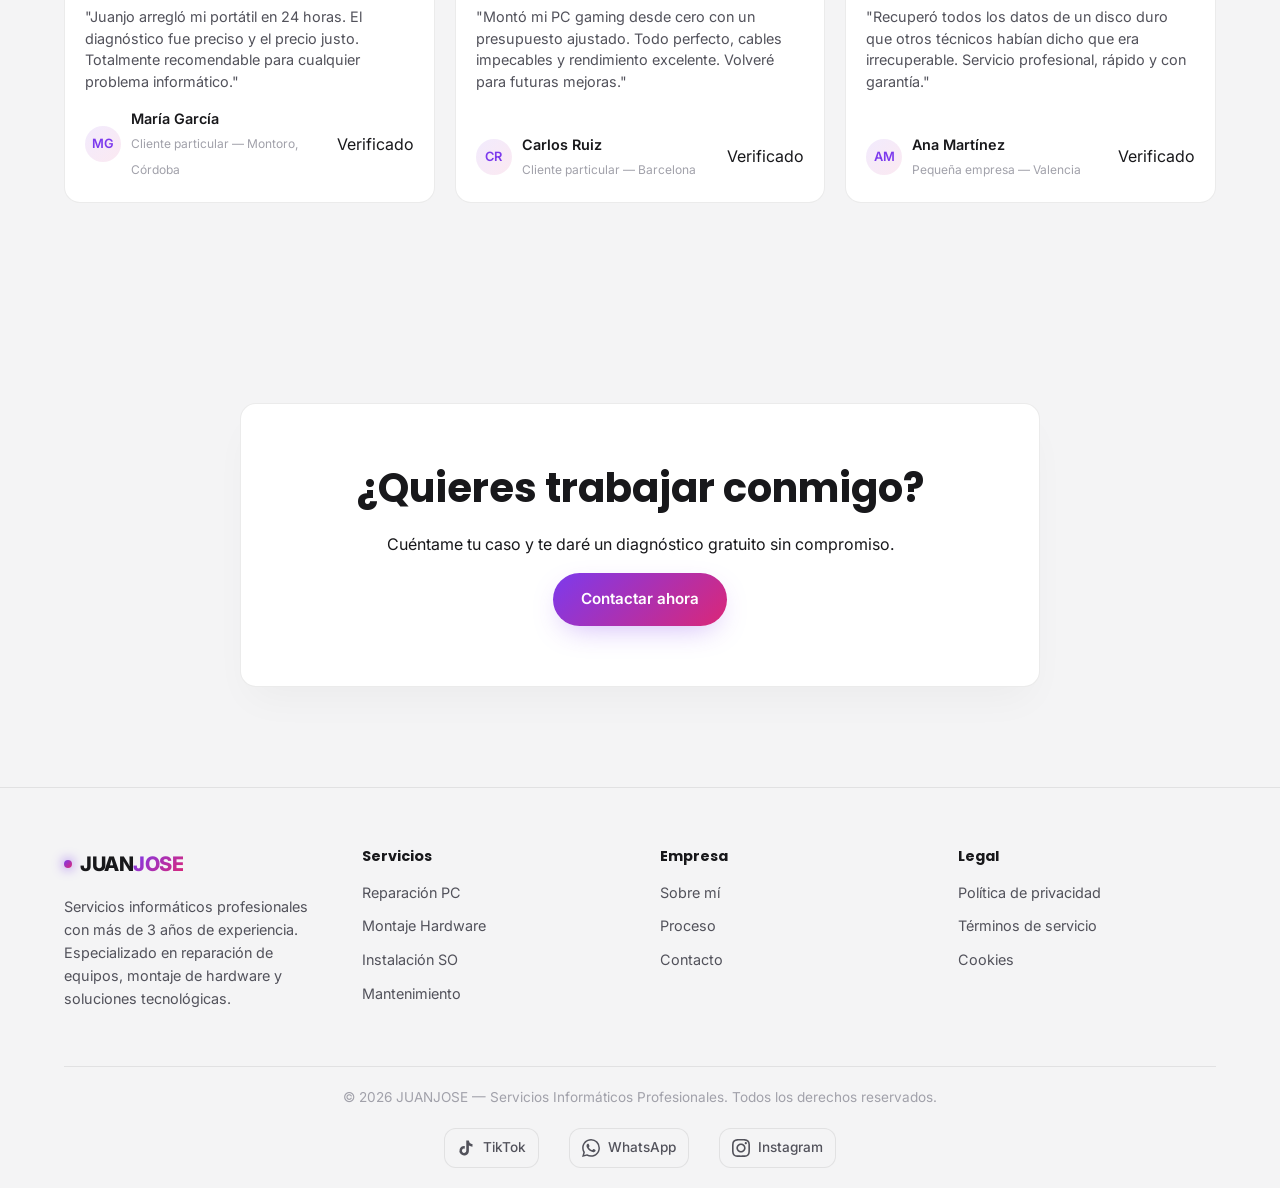
<file: sobre-mi.html>
<!DOCTYPE html>
<html lang="es" data-theme="light">
<head>
    <meta charset="UTF-8">
    <meta name="viewport" content="width=device-width, initial-scale=1.0">
    <link rel="icon" type="image/svg+xml" href="favicon.svg">
    <link rel="apple-touch-icon" href="favicon.svg">
    <title>Sobre Mí | JUANJOSE - Reparación PC & Laptops Montoro, Córdoba</title>
    <meta name="description" content="Conoce a Juanjo — técnico informático especializado en reparación PC, montaje hardware y soluciones tecnológicas en Montoro, Córdoba.">
    <link rel="preconnect" href="https://fonts.googleapis.com">
    <link rel="preconnect" href="https://fonts.gstatic.com" crossorigin>
    <link rel="stylesheet" href="styles.css">
    <link rel="preconnect" href="https://fonts.googleapis.com">
    <link href="https://fonts.googleapis.com/css2?family=Inter:wght@300;400;500;600;700;800;900&family=Poppins:wght@600;700;800;900&display=swap" rel="stylesheet">
</head>
<body>
    <canvas id="particleCanvas"></canvas>

    <nav class="nav-glass" id="navbar">
        <div class="container nav-container">
            <a href="index.html" class="logo">
                <span class="logo-dot w3-bounce"></span>
                <span class="logo-text">JUAN<span class="logo-accent">JOSE</span></span>
            </a>
            <ul class="nav-links" id="navLinks">
                <li><a href="index.html">Inicio</a></li>
                <li><a href="servicios.html">Servicios</a></li>
                <li><a href="proceso.html">Proceso</a></li>
                <li><a href="sobre-mi.html" class="active">Sobre Mí</a></li>
                <li><a href="presupuesto.html">Presupuesto</a></li>
                <li><a href="contacto.html" class="nav-cta">Contactar</a></li>
            </ul>
            <div class="nav-actions">
                <button class="theme-toggle" id="themeToggle" aria-label="Cambiar tema">
                    <svg class="sun" viewBox="0 0 24 24" fill="none" stroke="currentColor" stroke-width="2"><circle cx="12" cy="12" r="5"/><path d="M12 1v2m0 18v2M4.22 4.22l1.42 1.42m12.72 12.72l1.42 1.42M1 12h2m18 0h2M4.22 19.78l1.42-1.42M18.36 5.64l1.42-1.42"/></svg>
                    <svg class="moon" viewBox="0 0 24 24" fill="none" stroke="currentColor" stroke-width="2"><path d="M21 12.79A9 9 0 1 1 11.21 3 7 7 0 0 0 21 12.79z"/></svg>
                </button>
                <button class="mobile-toggle" id="mobileToggle" aria-label="Menú"><span></span><span></span><span></span></button>
            </div>
        </div>
    </nav>

    <section class="page-header">
        <div class="container">
            <div class="section-header">
                <span class="section-tag">Sobre Mí</span>
                <h1 class="section-title">Técnico informático con enfoque <span class="gradient-text">profesional</span></h1>
                <p class="section-desc">Más de 3 años de experiencia reparando equipos y ayudando a clientes con soluciones tecnológicas a medida.</p>
            </div>
        </div>
    </section>

    <section id="sobre-mi" class="about-section">
        <div class="container about-grid">
            <div class="about-visual">
                <div class="about-image-wrapper">
                    <img src="perfil.jpg" alt="Juan José Técnico Informático" class="about-image">
                    <div class="experience-badge">
                        <span class="exp-number">3+</span>
                        <span class="exp-text">Años de<br>Experiencia</span>
                    </div>
                </div>
            </div>
            <div class="about-content">
                <span class="section-tag">Sobre Mí</span>
                <h2 class="section-title">Especializado en<br>reparación y <span class="gradient-text">mantenimiento</span></h2>
                <p>Especializado en reparación de equipos informáticos, desde PCs de sobremesa hasta laptops. Ofrezco soluciones completas en hardware, software y mantenimiento preventivo.</p>
                <p>Mi objetivo es devolver la vida a tu equipo con diagnósticos precisos y reparaciones eficientes. Trabajo con transparencia total, ofreciendo presupuestos claros sin sorpresas.</p>
                <div class="skills">
                    <span class="skill-tag">Reparación PC</span>
                    <span class="skill-tag">Montaje Hardware</span>
                    <span class="skill-tag">Windows/Linux</span>
                    <span class="skill-tag">Eliminación Virus</span>
                    <span class="skill-tag">Recuperación Datos</span>
                    <span class="skill-tag">Mantenimiento</span>
                    <span class="skill-tag">Redes</span>
                    <span class="skill-tag">Soporte Remoto</span>
                </div>
            </div>
        </div>
    </section>

    <section class="testimonials-section">
        <div class="container">
            <div class="section-header">
                <span class="section-tag">Opiniones</span>
                <h2 class="section-title">Lo que dicen mis <span class="gradient-text">clientes</span></h2>
                <p class="section-desc">Experiencias reales de personas que han confiado en mis servicios.</p>
            </div>
            <div class="testimonials-grid">
                <div class="testimonial-card">
                    <div class="stars">★★★★★</div>
                    <p>"Juanjo arregló mi portátil en 24 horas. El diagnóstico fue preciso y el precio justo. Totalmente recomendable para cualquier problema informático."</p>
                    <div class="testimonial-author">
                        <div class="author-avatar">MG</div>
                        <div class="author-info"><strong>María García</strong><span>Cliente particular — Montoro, Córdoba</span></div>
                        <span class="verified">Verificado</span>
                    </div>
                </div>
                <div class="testimonial-card">
                    <div class="stars">★★★★★</div>
                    <p>"Montó mi PC gaming desde cero con un presupuesto ajustado. Todo perfecto, cables impecables y rendimiento excelente. Volveré para futuras mejoras."</p>
                    <div class="testimonial-author">
                        <div class="author-avatar">CR</div>
                        <div class="author-info"><strong>Carlos Ruiz</strong><span>Cliente particular — Barcelona</span></div>
                        <span class="verified">Verificado</span>
                    </div>
                </div>
                <div class="testimonial-card">
                    <div class="stars">★★★★★</div>
                    <p>"Recuperó todos los datos de un disco duro que otros técnicos habían dicho que era irrecuperable. Servicio profesional, rápido y con garantía."</p>
                    <div class="testimonial-author">
                        <div class="author-avatar">AM</div>
                        <div class="author-info"><strong>Ana Martínez</strong><span>Pequeña empresa — Valencia</span></div>
                        <span class="verified">Verificado</span>
                    </div>
                </div>
            </div>
        </div>
    </section>

    <section class="cta-section">
        <div class="container">
            <div class="cta-box">
                <h2>¿Quieres trabajar conmigo?</h2>
                <p>Cuéntame tu caso y te daré un diagnóstico gratuito sin compromiso.</p>
                <a href="contacto.html" class="btn btn-primary">Contactar ahora</a>
            </div>
        </div>
    </section>


    <div class="toast" id="toast"><div class="toast-icon">✓</div><div class="toast-message" id="toastMessage">Mensaje enviado correctamente</div></div>
    <footer class="footer">
        <div class="container">
            <div class="footer-grid">
                <div class="footer-brand">
                    <a href="index.html" class="logo"><span class="logo-dot"></span><span class="logo-text">JUAN<span class="logo-accent">JOSE</span></span></a>
                    <p>Servicios informáticos profesionales con más de 3 años de experiencia. Especializado en reparación de equipos, montaje de hardware y soluciones tecnológicas.</p>
                </div>
                <div class="footer-links">
                    <h4>Servicios</h4>
                    <ul>
                        <li><a href="servicios.html">Reparación PC</a></li>
                        <li><a href="servicios.html">Montaje Hardware</a></li>
                        <li><a href="servicios.html">Instalación SO</a></li>
                        <li><a href="servicios.html">Mantenimiento</a></li>
                    </ul>
                </div>
                <div class="footer-links">
                    <h4>Empresa</h4>
                    <ul>
                        <li><a href="sobre-mi.html">Sobre mí</a></li>
                        <li><a href="proceso.html">Proceso</a></li>
                        <li><a href="contacto.html">Contacto</a></li>
                    </ul>
                </div>
                <div class="footer-links">
                    <h4>Legal</h4>
                    <ul>
                        <li><a href="#">Política de privacidad</a></li>
                        <li><a href="#">Términos de servicio</a></li>
                        <li><a href="#">Cookies</a></li>
                    </ul>
                </div>
            </div>
            <div class="footer-bottom">
                <p>© 2026 JUANJOSE — Servicios Informáticos Profesionales. Todos los derechos reservados.</p>
                <div class="footer-social">
                    <a href="https://tiktok.com/@juanjo.reparaciones" target="_blank" aria-label="TikTok" class="social-icon">
                        <svg width="20" height="20" viewBox="0 0 24 24" fill="currentColor">
                            <path d="M19.59 6.69a4.83 4.83 0 0 1-3.77-4.25V2h-3.45v13.67a2.89 2.89 0 0 1-5.2 1.74 2.89 2.89 0 0 1 2.31-4.64 2.93 2.93 0 0 1 .88.13V9.4a6.84 6.84 0 0 0-1-.05A6.33 6.33 0 0 0 5 20.1a6.34 6.34 0 0 0 10.86-4.43v-7a8.16 8.16 0 0 0 4.77 1.52v-3.4a4.85 4.85 0 0 1-1-.1z"/>
                        </svg>
                        TikTok
                    </a>
                    <a href="https://wa.me/34643442983" target="_blank" aria-label="WhatsApp" class="social-icon">
                        <svg width="20" height="20" viewBox="0 0 24 24" fill="currentColor">
                            <path d="M17.472 14.382c-.297-.149-1.758-.867-2.03-.967-.273-.099-.471-.148-.67.15-.197.297-.767.966-.94 1.164-.173.199-.347.223-.644.075-.297-.15-1.255-.463-2.39-1.475-.883-.788-1.48-1.761-1.653-2.059-.173-.297-.018-.458.13-.606.134-.133.298-.347.446-.52.149-.174.198-.298.298-.497.099-.198.05-.371-.025-.52-.075-.149-.669-1.612-.916-2.207-.242-.579-.487-.5-.669-.51-.173-.008-.371-.008-.57-.008-.198 0-.52.074-.792.372-.272.297-1.04 1.016-1.04 2.479 0 1.462 1.065 2.875 1.213 3.074.149.198 2.096 3.2 5.077 4.487.709.306 1.262.489 1.694.625.712.227 1.36.195 1.871.118.571-.085 1.758-.719 2.006-1.413.248-.694.248-1.289.173-1.413-.074-.124-.272-.198-.57-.347m-5.421 7.403h-.004a9.87 9.87 0 01-5.031-1.378l-.361-.214-3.741.982.998-3.648-.235-.374a9.86 9.86 0 01-1.51-5.26c.001-5.45 4.436-9.884 9.888-9.884 2.64 0 5.122 1.03 6.988 2.898a9.825 9.825 0 012.893 6.994c-.003 5.45-4.437 9.884-9.885 9.884m8.413-18.297A11.815 11.815 0 0012.05 0C5.495 0 .16 5.335.157 11.892c0 2.096.547 4.142 1.588 5.945L.057 24l6.305-1.654a11.882 11.882 0 005.683 1.448h.005c6.554 0 11.89-5.335 11.893-11.893a11.821 11.821 0 00-3.48-8.413z"/>
                        </svg>
                        WhatsApp
                    </a>
                    <a href="https://instagram.com/juanjo.reparaciones" target="_blank" aria-label="Instagram" class="social-icon">
                        <svg width="20" height="20" viewBox="0 0 24 24" fill="currentColor">
                            <path d="M12 2.163c3.204 0 3.584.012 4.85.07 3.252.148 4.771 1.691 4.919 4.919.058 1.265.069 1.645.069 4.849 0 3.205-.012 3.584-.069 4.849-.149 3.225-1.664 4.771-4.919 4.919-1.266.058-1.644.07-4.85.07-3.204 0-3.584-.012-4.849-.07-3.26-.149-4.771-1.699-4.919-4.92-.058-1.265-.07-1.644-.07-4.849 0-3.204.013-3.583.07-4.849.149-3.227 1.664-4.771 4.919-4.919 1.266-.057 1.645-.069 4.849-.069zm0-2.163c-3.259 0-3.667.014-4.947.072-4.358.2-6.78 2.618-6.98 6.98-.059 1.281-.073 1.689-.073 4.948 0 3.259.014 3.668.072 4.948.2 4.358 2.618 6.78 6.98 6.98 1.281.058 1.689.072 4.948.072 3.259 0 3.668-.014 4.948-.072 4.354-.2 6.782-2.618 6.979-6.98.059-1.28.073-1.689.073-4.948 0-3.259-.014-3.667-.072-4.947-.196-4.354-2.617-6.78-6.979-6.98-1.281-.059-1.69-.073-4.949-.073zm0 5.838c-3.403 0-6.162 2.759-6.162 6.162s2.759 6.163 6.162 6.163 6.162-2.759 6.162-6.163c0-3.403-2.759-6.162-6.162-6.162zm0 10.162c-2.209 0-4-1.79-4-4 0-2.209 1.791-4 4-4s4 1.791 4 4c0 2.21-1.791 4-4 4zm6.406-11.845c-.796 0-1.441.645-1.441 1.44s.645 1.44 1.441 1.44c.795 0 1.439-.645 1.439-1.44s-.644-1.44-1.439-1.44z"/>
                        </svg>
                        Instagram
                    </a>
                </div>
            </div>
        </div>
    </footer>

    <a href="https://wa.me/34643442983?text=Hola%20Juanjo,%20vi%20tu%20web%20y%20necesito..." class="whatsapp-float" target="_blank" aria-label="WhatsApp">
        <svg width="28" height="28" viewBox="0 0 24 24" fill="currentColor"><path d="M17.472 14.382c-.297-.149-1.758-.867-2.03-.967-.273-.099-.471-.148-.67.15-.197.297-.767.966-.94 1.164-.173.199-.347.223-.644.075-.297-.15-1.255-.463-2.39-1.475-.883-.788-1.48-1.761-1.653-2.059-.173-.297-.018-.458.13-.606.134-.133.298-.347.446-.52.149-.174.198-.298.298-.497.099-.198.05-.371-.025-.52-.075-.149-.669-1.612-.916-2.207-.242-.579-.487-.5-.669-.51-.173-.008-.371-.008-.57-.008-.198 0-.52.074-.792.372-.272.297-1.04 1.016-1.04 2.479 0 1.462 1.065 2.875 1.213 3.074.149.198 2.096 3.2 5.077 4.487.709.306 1.262.489 1.694.625.712.227 1.36.195 1.871.118.571-.085 1.758-.719 2.006-1.413.248-.694.248-1.289.173-1.413-.074-.124-.272-.198-.57-.347m-5.421 7.403h-.004a9.87 9.87 0 01-5.031-1.378l-.361-.214-3.741.982.998-3.648-.235-.374a9.86 9.86 0 01-1.51-5.26c.001-5.45 4.436-9.884 9.888-9.884 2.64 0 5.122 1.03 6.988 2.898a9.825 9.825 0 012.893 6.994c-.003 5.45-4.437 9.884-9.885 9.884m8.413-18.297A11.815 11.815 0 0012.05 0C5.495 0 .16 5.335.157 11.892c0 2.096.547 4.142 1.588 5.945L.057 24l6.305-1.654a11.882 11.882 0 005.683 1.448h.005c6.554 0 11.89-5.335 11.893-11.893a11.821 11.821 0 00-3.48-8.413z"/></svg>
    </a>

    <script src="script.js"></script>
</body>
</html>
</file>
<file: styles.css>
/* ========================================
   JUANJOSE - Premium Stylesheet
   ======================================== */

:root {
    --font-sans: 'Inter', system-ui, -apple-system, sans-serif;
    --font-heading: 'Poppins', system-ui, -apple-system, sans-serif;

    /* Light Theme */
    --bg-primary: #fafafa;
    --bg-secondary: #ffffff;
    --bg-tertiary: #f4f4f5;
    --bg-card: rgba(255, 255, 255, 0.7);
    --text-primary: #18181b;
    --text-secondary: #52525b;
    --text-muted: #a1a1aa;
    --border: rgba(0, 0, 0, 0.08);
    --shadow: rgba(0, 0, 0, 0.04);
    --shadow-lg: rgba(0, 0, 0, 0.1);

    /* Brand Gradients */
    --gradient-start: #7c3aed;
    --gradient-end: #db2777;
    --gradient: linear-gradient(135deg, var(--gradient-start), var(--gradient-end));
    --gradient-soft: linear-gradient(135deg, rgba(124,58,237,0.1), rgba(219,39,119,0.1));

    /* Accents */
    --accent: #7c3aed;
    --accent-light: #a78bfa;
    --accent-pink: #db2777;
    --success: #10b981;
    --warning: #f59e0b;

    /* Glass */
    --glass: rgba(255, 255, 255, 0.7);
    --glass-border: rgba(255, 255, 255, 0.5);

    /* Transitions */
    --transition: all 0.3s cubic-bezier(0.4, 0, 0.2, 1);
    --transition-slow: all 0.5s cubic-bezier(0.4, 0, 0.2, 1);

    /* Spacing */
    --container: 1200px;
    --radius: 16px;
    --radius-sm: 12px;
}

[data-theme="dark"] {
    --bg-primary: #09090b;
    --bg-secondary: #18181b;
    --bg-tertiary: #27272a;
    --bg-card: rgba(24, 24, 27, 0.7);
    --text-primary: #fafafa;
    --text-secondary: #a1a1aa;
    --text-muted: #71717a;
    --border: rgba(255, 255, 255, 0.08);
    --shadow: rgba(0, 0, 0, 0.2);
    --shadow-lg: rgba(0, 0, 0, 0.4);
    --glass: rgba(24, 24, 27, 0.7);
    --glass-border: rgba(255, 255, 255, 0.1);
}

/* Reset & Base */
*, *::before, *::after {
    margin: 0;
    padding: 0;
    box-sizing: border-box;
}

html {
    scroll-behavior: smooth;
    font-size: 16px;
}

body {
    font-family: var(--font-sans);
    background: var(--bg-primary);
    color: var(--text-primary);
    line-height: 1.6;
    overflow-x: hidden;
    transition: background 0.5s ease, color 0.5s ease;
}

/* ========================================
   TYPOGRAPHY
   ======================================== */
h1, h2, h3, h4, h5, h6 {
    font-family: var(--font-heading);
    font-weight: 700;
    line-height: 1.2;
    margin-bottom: 0.5em;
}

h1 { font-size: clamp(2.5rem, 5vw, 3.5rem); }
h2 { font-size: clamp(2rem, 4vw, 2.5rem); }
h3 { font-size: clamp(1.5rem, 3vw, 1.75rem); }
h4 { font-size: clamp(1.25rem, 2.5vw, 1.5rem); }
h5 { font-size: 1.1rem; }
h6 { font-size: 1rem; }

p {
    margin-bottom: 1rem;
}

a {
    color: var(--accent);
    text-decoration: none;
    transition: color 0.2s ease;
}

a:hover {
    color: var(--accent-pink);
}

strong, b {
    font-weight: 600;
}

em, i {
    font-style: italic;
}

small {
    font-size: 0.875rem;
}

.text-h1 { font-size: clamp(2.5rem, 5vw, 3.5rem); }
.text-h2 { font-size: clamp(2rem, 4vw, 2.5rem); }
.text-h3 { font-size: clamp(1.5rem, 3vw, 1.75rem); }
.text-h4 { font-size: clamp(1.25rem, 2.5vw, 1.5rem); }

.text-light { font-weight: 300; }
.text-regular { font-weight: 400; }
.text-medium { font-weight: 500; }
.text-semibold { font-weight: 600; }
.text-bold { font-weight: 700; }
.text-extrabold { font-weight: 800; }
.text-black { font-weight: 900; }

.text-gradient {
    background: var(--gradient);
    -webkit-background-clip: text;
    -webkit-text-fill-color: transparent;
    background-clip: text;
}

::selection {
    background: var(--accent);
    color: white;
}

::-webkit-scrollbar {
    width: 8px;
}
::-webkit-scrollbar-track {
    background: var(--bg-primary);
}
::-webkit-scrollbar-thumb {
    background: var(--gradient);
    border-radius: 4px;
}

/* Background Canvas */
#particleCanvas {
    position: fixed;
    top: 0;
    left: 0;
    width: 100%;
    height: 100%;
    z-index: -1;
    opacity: 0.4;
    pointer-events: none;
}

/* Container */
.container {
    max-width: var(--container);
    margin: 0 auto;
    padding: 0 24px;
}

/* ========================================
   UTILITIES
   ======================================== */
.flex {
    display: flex;
}

.flex-col {
    display: flex;
    flex-direction: column;
}

.grid {
    display: grid;
}

.grid-cols-2 {
    grid-template-columns: repeat(2, 1fr);
}

.grid-cols-auto {
    grid-template-columns: repeat(auto-fit, minmax(250px, 1fr));
}

.gap-4 { gap: 1rem; }
.gap-8 { gap: 2rem; }

.items-center { align-items: center; }
.justify-center { justify-content: center; }
.justify-between { justify-content: space-between; }

.text-center { text-align: center; }
.text-primary { color: var(--text-primary); }
.text-secondary { color: var(--text-secondary); }

.bg-primary { background: var(--bg-primary); }
.bg-secondary { background: var(--bg-secondary); }
.bg-tertiary { background: var(--bg-tertiary); }

.rounded { border-radius: var(--radius); }
.rounded-sm { border-radius: var(--radius-sm); }
.rounded-full { border-radius: 100px; }

.p-4 { padding: 1rem; }
.p-6 { padding: 1.5rem; }

.mb-2 { margin-bottom: 0.5rem; }
.mb-4 { margin-bottom: 1rem; }
.mb-8 { margin-bottom: 2rem; }

.w-full { width: 100%; }
.h-auto { height: auto; }

.shadow { box-shadow: 0 4px 20px var(--shadow); }
.shadow-lg { box-shadow: 0 20px 40px -10px var(--shadow-lg); }

.transition { transition: var(--transition); }

/* ========================================
   NAVIGATION
   ======================================== */
.nav-glass {
    position: fixed;
    top: 0;
    left: 0;
    right: 0;
    z-index: 1000;
    background: transparent;
    transition: var(--transition-slow);
    padding: 20px 0;
}

.nav-glass.scrolled {
    background: var(--glass);
    backdrop-filter: blur(20px) saturate(180%);
    -webkit-backdrop-filter: blur(20px) saturate(180%);
    border-bottom: 1px solid var(--glass-border);
    padding: 12px 0;
    box-shadow: 0 4px 30px var(--shadow);
}

.nav-container {
    display: flex;
    align-items: center;
    justify-content: space-between;
}

.logo {
    display: flex;
    align-items: center;
    gap: 8px;
    text-decoration: none;
    font-weight: 800;
    font-size: 1.25rem;
    color: var(--text-primary);
    letter-spacing: -0.5px;
}

.logo-dot {
    width: 8px;
    height: 8px;
    background: var(--gradient);
    border-radius: 50%;
    box-shadow: 0 0 12px var(--accent);
    animation: pulse 2s infinite;
}

.logo-accent {
    background: var(--gradient);
    -webkit-background-clip: text;
    -webkit-text-fill-color: transparent;
    background-clip: text;
}

.nav-links {
    display: flex;
    list-style: none;
    gap: 8px;
    align-items: center;
}

.nav-links a {
    text-decoration: none;
    color: var(--text-secondary);
    font-weight: 500;
    font-size: 0.9rem;
    padding: 8px 16px;
    border-radius: 100px;
    transition: var(--transition);
    position: relative;
}

.nav-links a:hover,
.nav-links a.active {
    color: var(--accent);
    background: var(--gradient-soft);
}

.nav-cta {
    background: var(--text-primary) !important;
    color: var(--bg-primary) !important;
    font-weight: 600 !important;
}

.nav-cta:hover {
    transform: translateY(-2px);
    box-shadow: 0 8px 20px var(--shadow-lg);
}

.nav-actions {
    display: flex;
    align-items: center;
    gap: 12px;
}

.theme-toggle {
    width: 40px;
    height: 40px;
    border-radius: 50%;
    border: 1px solid var(--border);
    background: var(--bg-card);
    backdrop-filter: blur(10px);
    cursor: pointer;
    display: flex;
    align-items: center;
    justify-content: center;
    color: var(--text-primary);
    transition: var(--transition);
}

.theme-toggle:hover {
    transform: rotate(20deg) scale(1.1);
    border-color: var(--accent);
}

.theme-toggle .sun { display: none; }
.theme-toggle .moon { display: block; }
[data-theme="dark"] .theme-toggle .sun { display: block; }
[data-theme="dark"] .theme-toggle .moon { display: none; }

.mobile-toggle {
    display: none;
    flex-direction: column;
    gap: 5px;
    background: none;
    border: none;
    cursor: pointer;
    padding: 5px;
}

.mobile-toggle span {
    display: block;
    width: 24px;
    height: 2px;
    background: var(--text-primary);
    border-radius: 2px;
    transition: var(--transition);
}

/* ========================================
   HERO
   ======================================== */
.hero {
    min-height: 100vh;
    display: flex;
    align-items: center;
    padding: 140px 0 80px;
    position: relative;
    overflow: hidden;
}

.hero::before {
    content: '';
    position: absolute;
    top: -20%;
    right: -10%;
    width: 600px;
    height: 600px;
    background: var(--gradient);
    opacity: 0.08;
    filter: blur(100px);
    border-radius: 50%;
    animation: float 8s ease-in-out infinite;
}

.hero-grid {
    display: grid;
    grid-template-columns: 1fr 1fr;
    gap: 60px;
    align-items: center;
}

.hero-badge {
    display: inline-flex;
    align-items: center;
    gap: 8px;
    padding: 8px 16px;
    background: var(--gradient-soft);
    border: 1px solid var(--border);
    border-radius: 100px;
    font-size: 0.85rem;
    font-weight: 600;
    color: var(--accent);
    margin-bottom: 24px;
    width: fit-content;
}

.pulse-dot {
    width: 8px;
    height: 8px;
    background: var(--success);
    border-radius: 50%;
    animation: pulse 2s infinite;
}

.hero-title {
    font-family: var(--font-heading);
    font-weight: 800;
    line-height: 1.1;
    letter-spacing: -0.02em;
    margin-bottom: 24px;
}

.gradient-text {
    background: var(--gradient);
    -webkit-background-clip: text;
    -webkit-text-fill-color: transparent;
    background-clip: text;
}

.hero-desc {
    font-size: 1.125rem;
    color: var(--text-secondary);
    max-width: 480px;
    margin-bottom: 32px;
    line-height: 1.7;
}

.hero-buttons {
    display: flex;
    gap: 16px;
    margin-bottom: 40px;
    flex-wrap: wrap;
}

.btn {
    display: inline-flex;
    align-items: center;
    gap: 8px;
    padding: 14px 28px;
    border-radius: 100px;
    font-weight: 600;
    font-size: 0.95rem;
    text-decoration: none;
    cursor: pointer;
    border: none;
    transition: var(--transition);
    position: relative;
    overflow: hidden;
}

.btn-primary {
    background: var(--gradient);
    color: white;
    box-shadow: 0 10px 30px -10px rgba(124, 58, 237, 0.4);
}

.btn-primary:hover {
    transform: translateY(-3px);
    box-shadow: 0 20px 40px -10px rgba(124, 58, 237, 0.5);
}

.btn-primary:active {
    transform: translateY(-1px);
}

.btn-secondary {
    background: transparent;
    color: var(--text-primary);
    border: 1.5px solid var(--border);
}

.btn-secondary:hover {
    border-color: var(--accent);
    color: var(--accent);
    background: var(--gradient-soft);
}

.btn-full {
    width: 100%;
    justify-content: center;
}

.hero-stats-mini {
    display: flex;
    align-items: center;
    gap: 24px;
}

.hero-stats-mini div {
    display: flex;
    flex-direction: column;
}

.hero-stats-mini strong {
    font-size: 1.25rem;
    font-weight: 700;
    color: var(--text-primary);
}

.hero-stats-mini span {
    font-size: 0.8rem;
    color: var(--text-muted);
}

.hero-stats-mini .divider {
    width: 1px;
    height: 30px;
    background: var(--border);
}

/* Hero Visual */
.hero-visual {
    position: relative;
}

.hero-image-wrapper {
    position: relative;
    box-shadow: 0 40px 80px -20px var(--shadow-lg);
}

.hero-image {
    width: 100%;
    height: auto;
    display: block;
    border-radius: 24px;
    transition: transform 0.7s ease;
}

.hero-image-wrapper:hover .hero-image {
    transform: scale(1.05);
}

.floating-card {
    position: absolute;
    background: var(--glass);
    backdrop-filter: blur(20px);
    border: 1px solid var(--glass-border);
    padding: 12px 16px;
    border-radius: 16px;
    display: flex;
    align-items: center;
    gap: 12px;
    box-shadow: 0 8px 32px var(--shadow);
    animation: float 6s ease-in-out infinite;
}

.fc-icon {
    width: 40px;
    height: 40px;
    border-radius: 12px;
    background: var(--gradient);
    display: flex;
    align-items: center;
    justify-content: center;
    color: white;
    flex-shrink: 0;
}

.fc-icon.orange { background: linear-gradient(135deg, #f59e0b, #ef4444); }
.fc-icon.green { background: linear-gradient(135deg, #10b981, #059669); }

.fc-title {
    display: block;
    font-weight: 700;
    font-size: 0.85rem;
    color: var(--text-primary);
}

.fc-sub {
    display: block;
    font-size: 0.75rem;
    color: var(--text-muted);
}

.card-1 { top: 20px; left: -30px; animation-delay: 0s; }
.card-2 { bottom: 80px; right: -20px; animation-delay: 1.5s; }
.card-3 { bottom: 20px; left: 20px; animation-delay: 3s; }

.scroll-indicator {
    position: absolute;
    bottom: 40px;
    left: 50%;
    transform: translateX(-50%);
    display: flex;
    flex-direction: column;
    align-items: center;
    gap: 8px;
    opacity: 0.5;
    animation: bounce 2s infinite;
}

.mouse {
    width: 24px;
    height: 40px;
    border: 2px solid var(--text-muted);
    border-radius: 12px;
    display: flex;
    justify-content: center;
    padding-top: 8px;
}

.wheel {
    width: 4px;
    height: 8px;
    background: var(--text-muted);
    border-radius: 2px;
    animation: scroll 2s infinite;
}

/* ========================================
   STATS
   ======================================== */
.stats-section {
    padding: 60px 0;
    background: var(--bg-secondary);
    border-top: 1px solid var(--border);
    border-bottom: 1px solid var(--border);
}

.stats-grid {
    display: grid;
    grid-template-columns: repeat(auto-fit, minmax(200px, 1fr));
    gap: 30px;
    text-align: center;
}

.stat-item {
    position: relative;
}

.stat-number {
    display: block;
    font-size: 2.5rem;
    font-weight: 800;
    background: var(--gradient);
    -webkit-background-clip: text;
    -webkit-text-fill-color: transparent;
    background-clip: text;
    line-height: 1;
    margin-bottom: 8px;
}

.stat-label {
    font-size: 0.9rem;
    color: var(--text-secondary);
    font-weight: 500;
}

/* ========================================
   SECTIONS COMMON
   ======================================== */
section {
    padding: 100px 0;
}

.section-header {
    text-align: center;
    max-width: 600px;
    margin: 0 auto 60px;
}

.section-tag {
    display: inline-block;
    font-size: 0.8rem;
    font-weight: 700;
    text-transform: uppercase;
    letter-spacing: 0.1em;
    color: var(--accent);
    margin-bottom: 16px;
    position: relative;
    padding-left: 32px;
}

.section-tag::before {
    content: '';
    position: absolute;
    left: 0;
    top: 50%;
    transform: translateY(-50%);
    width: 24px;
    height: 2px;
    background: var(--gradient);
}

.section-title {
    font-family: var(--font-heading);
    font-weight: 800;
    letter-spacing: -0.02em;
    line-height: 1.2;
    margin-bottom: 16px;
}

.section-desc {
    color: var(--text-secondary);
    font-size: 1.05rem;
    line-height: 1.7;
}

/* ========================================
   GALLERY
   ======================================== */
.gallery-grid {
    display: grid;
    grid-template-columns: repeat(auto-fill, minmax(250px, 1fr));
    gap: 20px;
}

.gallery-item {
    position: relative;
    border-radius: var(--radius);
    overflow: hidden;
    cursor: pointer;
    aspect-ratio: 4/3;
}

.gallery-item img {
    width: 100%;
    height: 100%;
    object-fit: cover;
    transition: transform 0.4s ease;
}

.gallery-item:hover img {
    transform: scale(1.05);
}

.gallery-overlay {
    position: absolute;
    inset: 0;
    background: linear-gradient(to top, rgba(0,0,0,0.7) 0%, transparent 60%);
    display: flex;
    align-items: flex-end;
    padding: 16px;
    opacity: 0;
    transition: opacity 0.3s ease;
}

.gallery-item:hover .gallery-overlay {
    opacity: 1;
}

.gallery-overlay span {
    color: white;
    font-weight: 600;
    font-size: 1rem;
}

/* ========================================
   SERVICES
   ======================================== */
.services-section {
    background: var(--bg-tertiary);
}

.services-grid {
    display: grid;
    grid-template-columns: repeat(auto-fit, minmax(280px, 1fr));
    gap: 20px;
}

.service-card {
    background: var(--bg-secondary);
    border-radius: var(--radius);
    border: 1px solid var(--border);
    transition: transform 0.3s ease, box-shadow 0.3s ease;
    display: flex;
    flex-direction: column;
}

.service-card:hover {
    transform: translateY(-5px);
    box-shadow: 0 15px 30px -10px var(--shadow-lg);
}

.service-image {
    height: 180px;
    overflow: hidden;
    border-radius: var(--radius) var(--radius) 0 0;
}

.service-image img {
    width: 100%;
    height: 100%;
    object-fit: cover;
}

.service-content {
    padding: 20px;
    flex-grow: 1;
    display: flex;
    flex-direction: column;
}

.service-content h3 {
    font-family: var(--font-heading);
    font-weight: 700;
    margin-bottom: 10px;
}

.service-content p {
    font-size: 0.9rem;
    color: var(--text-secondary);
    line-height: 1.5;
    margin-bottom: 15px;
    flex-grow: 1;
}

.service-footer {
    display: flex;
    align-items: center;
    justify-content: space-between;
    padding-top: 15px;
    border-top: 1px solid var(--border);
}

.price strong {
    color: var(--accent);
    font-size: 1rem;
    font-weight: 700;
}

.btn-add {
    background: transparent;
    border: 1.5px solid var(--border);
    color: var(--text-secondary);
    padding: 6px 12px;
    border-radius: 100px;
    font-size: 0.8rem;
    font-weight: 600;
    cursor: pointer;
    transition: var(--transition);
}

.btn-add:hover {
    border-color: var(--accent);
    color: var(--accent);
}

/* ========================================
   PROCESS
   ======================================== */
.process-section {
    background: var(--bg-primary);
}

.process-steps {
    display: grid;
    grid-template-columns: repeat(auto-fit, minmax(220px, 1fr));
    gap: 20px;
}

.step {
    text-align: center;
}

.step-number {
    width: 60px;
    height: 60px;
    border-radius: 50%;
    background: var(--gradient-soft);
    border: 2px solid var(--accent-light);
    display: flex;
    align-items: center;
    justify-content: center;
    font-size: 1.2rem;
    font-weight: 700;
    color: var(--accent);
    margin: 0 auto 15px;
}

.step h3 {
    font-family: var(--font-heading);
    font-weight: 700;
    margin-bottom: 8px;
}

.step p {
    font-size: 0.85rem;
    color: var(--text-secondary);
    line-height: 1.5;
}

/* ========================================
   ABOUT
   ======================================== */
.about-section {
    background: var(--bg-secondary);
}

.about-grid {
    display: grid;
    grid-template-columns: 1fr 1.2fr;
    gap: 80px;
    align-items: center;
}

.about-image-wrapper {
    position: relative;
}

.about-image {
    width: 100%;
    border-radius: var(--radius);
    box-shadow: 0 30px 60px -15px var(--shadow-lg);
}

.experience-badge {
    position: absolute;
    bottom: -20px;
    right: -20px;
    background: var(--bg-secondary);
    border: 1px solid var(--border);
    padding: 20px 28px;
    border-radius: var(--radius);
    box-shadow: 0 20px 40px var(--shadow-lg);
    text-align: center;
    animation: float 5s ease-in-out infinite;
}

.exp-number {
    display: block;
    font-size: 2.5rem;
    font-weight: 800;
    background: var(--gradient);
    -webkit-background-clip: text;
    -webkit-text-fill-color: transparent;
    background-clip: text;
    line-height: 1;
}

.exp-text {
    font-size: 0.75rem;
    color: var(--text-muted);
    text-transform: uppercase;
    letter-spacing: 0.05em;
    font-weight: 600;
}

.about-content p {
    color: var(--text-secondary);
    margin-bottom: 20px;
    line-height: 1.8;
}

.skills {
    display: flex;
    flex-wrap: wrap;
    gap: 10px;
    margin-top: 32px;
}

.skill-tag {
    padding: 8px 16px;
    background: var(--bg-tertiary);
    border: 1px solid var(--border);
    border-radius: 100px;
    font-size: 0.8rem;
    font-weight: 600;
    color: var(--text-secondary);
    transition: var(--transition);
}

.skill-tag:hover {
    background: var(--gradient-soft);
    border-color: var(--accent-light);
    color: var(--accent);
    transform: translateY(-2px);
}

/* ========================================
   TESTIMONIALS
   ======================================== */
.testimonials-section {
    background: var(--bg-tertiary);
}

.testimonials-grid {
    display: grid;
    grid-template-columns: repeat(auto-fit, minmax(280px, 1fr));
    gap: 20px;
}

.testimonial-card {
    background: var(--bg-secondary);
    border-radius: var(--radius);
    padding: 20px;
    border: 1px solid var(--border);
    display: flex;
    flex-direction: column;
}

.stars {
    color: var(--warning);
    font-size: 1rem;
    letter-spacing: 1px;
    margin-bottom: 10px;
}

.testimonial-card > p {
    color: var(--text-secondary);
    font-size: 0.9rem;
    line-height: 1.5;
    margin-bottom: 15px;
    flex-grow: 1;
}

.testimonial-author {
    display: flex;
    align-items: center;
    gap: 10px;
}

.author-avatar {
    width: 36px;
    height: 36px;
    border-radius: 50%;
    background: var(--gradient-soft);
    display: flex;
    align-items: center;
    justify-content: center;
    color: var(--accent);
    font-weight: 600;
    font-size: 0.8rem;
    flex-shrink: 0;
}

.author-info {
    flex: 1;
}

.author-info strong {
    display: block;
    font-size: 0.9rem;
    color: var(--text-primary);
}

.author-info span {
    font-size: 0.75rem;
    color: var(--text-muted);
}

/* ========================================
   CALCULATOR
   ======================================== */
.calculator-section {
    background: var(--bg-primary);
}

.calculator-wrapper {
    display: grid;
    grid-template-columns: 1.5fr 1fr;
    gap: 40px;
    max-width: 900px;
    margin: 0 auto;
}

.calculator-options {
    display: flex;
    flex-direction: column;
    gap: 32px;
}

.calc-category h4 {
    display: flex;
    align-items: center;
    gap: 8px;
    font-family: var(--font-heading);
    font-size: 0.85rem;
    text-transform: uppercase;
    letter-spacing: 0.05em;
    color: var(--accent);
    margin-bottom: 16px;
    padding-bottom: 8px;
    border-bottom: 1px solid var(--border);
}

.calc-option {
    display: flex;
    align-items: center;
    gap: 12px;
    padding: 14px;
    border-radius: var(--radius-sm);
    cursor: pointer;
    transition: var(--transition);
    margin-bottom: 8px;
    border: 1.5px solid transparent;
}

.calc-option:hover {
    background: var(--bg-secondary);
    border-color: var(--border);
}

.calc-option input {
    display: none;
}

.checkmark {
    width: 22px;
    height: 22px;
    border: 2px solid #aaa;
    border-radius: 6px;
    display: flex;
    align-items: center;
    justify-content: center;
    transition: var(--transition);
    flex-shrink: 0;
    position: relative;
    background: var(--bg-secondary);
}

.checkmark::after {
    content: '';
    font-size: 12px;
    font-weight: 700;
    color: white;
    display: flex;
    align-items: center;
    justify-content: center;
    transform: scale(0);
    transition: transform 0.2s ease;
}

.checkbox-label:hover .checkmark {
    border-color: var(--accent);
    box-shadow: 0 0 0 3px rgba(124,58,237,0.1);
}

.checkbox-label input:checked ~ .checkmark {
    border-color: var(--accent);
    background: var(--accent);
}

.checkbox-label input:checked ~ .checkmark::after {
    content: '✓';
    transform: scale(1);
}

.calc-option input:checked ~ .checkmark {
    border-color: var(--accent);
    background: var(--accent);
}

.calc-option input:checked ~ .checkmark::after {
    content: '✓';
    transform: scale(1);
}

.option-name {
    flex: 1;
    font-weight: 500;
    color: var(--text-primary);
}

.option-price {
    font-weight: 700;
    color: var(--accent);
}

.calculator-summary {
    background: var(--bg-secondary);
    border-radius: var(--radius);
    padding: 32px;
    border: 1px solid var(--border);
    height: fit-content;
    position: sticky;
    top: 100px;
    box-shadow: 0 20px 40px -10px var(--shadow);
}

.calculator-summary h3 {
    font-family: var(--font-heading);
    margin-bottom: 20px;
    padding-bottom: 16px;
    border-bottom: 1px solid var(--border);
}

.summary-list {
    margin-bottom: 20px;
    min-height: 60px;
}

.summary-list .empty {
    color: var(--text-muted);
    font-size: 0.9rem;
    font-style: italic;
}

.summary-item {
    display: flex;
    justify-content: space-between;
    padding: 8px 0;
    font-size: 0.9rem;
    border-bottom: 1px solid var(--border);
}

.summary-item:last-child {
    border-bottom: none;
}

.summary-total {
    display: flex;
    justify-content: space-between;
    align-items: center;
    padding: 20px 0;
    margin-bottom: 20px;
    border-top: 2px solid var(--border);
    font-size: 1.1rem;
    font-weight: 700;
}

.total-price {
    font-size: 1.5rem;
    background: var(--gradient);
    -webkit-background-clip: text;
    -webkit-text-fill-color: transparent;
    background-clip: text;
}

.urgency-selector {
    margin-bottom: 20px;
}

.urgency-label {
    display: block;
    font-size: 0.8rem;
    font-weight: 600;
    color: var(--text-muted);
    margin-bottom: 10px;
    text-transform: uppercase;
    letter-spacing: 0.05em;
}

.urgency-options {
    display: flex;
    flex-direction: column;
    gap: 8px;
}

.urgency-option {
    display: flex;
    align-items: center;
    gap: 8px;
    padding: 10px 12px;
    border-radius: var(--radius-sm);
    cursor: pointer;
    font-size: 0.85rem;
    transition: var(--transition);
    border: 1.5px solid var(--border);
}

.urgency-option:hover {
    background: var(--bg-tertiary);
}

.urgency-option input {
    accent-color: var(--accent);
}

.urgency-option:has(input:checked) {
    border-color: var(--accent);
    background: var(--gradient-soft);
}

.urgency-fee-breakdown {
    margin-top: 5px;
    font-size: 0.8rem;
    color: var(--text-secondary);
    text-align: right;
}

.urgency-fee-breakdown small {
    display: block;
    animation: fadeIn 0.3s ease;
}

/* ========================================
   CONTACT
   ======================================== */
.contact-section {
    background: var(--bg-secondary);
}

.contact-grid {
    display: grid;
    grid-template-columns: repeat(auto-fit, minmax(300px, 1fr));
    gap: 40px;
}

.contact-info {
    display: flex;
    flex-direction: column;
    gap: 15px;
}

.info-card {
    display: flex;
    align-items: flex-start;
    gap: 12px;
    padding: 15px;
    background: var(--bg-primary);
    border-radius: var(--radius-sm);
    border: 1px solid var(--border);
}

.info-icon {
    width: 40px;
    height: 40px;
    border-radius: 10px;
    background: var(--gradient-soft);
    display: flex;
    align-items: center;
    justify-content: center;
    color: var(--accent);
    flex-shrink: 0;
    font-size: 1.2rem;
}

.info-label {
    display: block;
    font-size: 0.75rem;
    text-transform: uppercase;
    letter-spacing: 0.1em;
    color: var(--text-muted);
    margin-bottom: 2px;
}

.info-value {
    font-weight: 600;
    color: var(--text-primary);
    text-decoration: none;
    font-size: 0.9rem;
}

.info-value:hover {
    color: var(--accent);
}

.social-links {
    display: flex;
    gap: 10px;
    margin-top: 20px;
}

.social-link {
    width: 36px;
    height: 36px;
    border-radius: 8px;
    background: var(--bg-primary);
    border: 1px solid var(--border);
    display: flex;
    align-items: center;
    justify-content: center;
    color: var(--text-secondary);
    transition: var(--transition);
}

.social-link:hover {
    background: var(--gradient-soft);
    border-color: var(--accent);
    color: var(--accent);
}

/* Form */
.contact-form {
    display: flex;
    flex-direction: column;
    gap: 20px;
}

.form-row {
    display: grid;
    grid-template-columns: 1fr 1fr;
    gap: 20px;
}

.form-group {
    position: relative;
    margin-bottom: 10px;
}

.form-group input,
.form-group select,
.form-group textarea {
    width: 100%;
    padding: 16px;
    background: var(--bg-primary);
    border: 1.5px solid var(--border);
    border-radius: var(--radius-sm);
    font-family: inherit;
    font-size: 0.95rem;
    color: var(--text-primary);
    transition: var(--transition);
    outline: none;
}

.form-group input:focus,
.form-group select:focus,
.form-group textarea:focus {
    border-color: var(--accent);
    box-shadow: 0 0 0 4px rgba(124, 58, 237, 0.1);
}

.form-group input + label,
.form-group select + label,
.form-group textarea + label {
    position: absolute;
    left: 16px;
    top: 50%;
    transform: translateY(-50%);
    color: var(--text-muted);
    font-size: 0.9rem;
    pointer-events: none;
    transition: var(--transition);
    background: var(--bg-primary);
    padding: 0 4px;
}

.form-group textarea + label {
    top: 24px;
    transform: none;
}

.form-group input:focus + label,
.form-group input:not(:placeholder-shown) + label,
.form-group textarea:focus + label,
.form-group textarea:not(:placeholder-shown) + label {
    top: 0;
    transform: translateY(-50%);
    font-size: 0.75rem;
    color: var(--accent);
    font-weight: 600;
}

.form-group textarea {
    resize: vertical;
    min-height: 120px;
}

.checkbox-group {
    margin-top: 0;
}

.checkbox-label {
    display: flex;
    align-items: flex-start;
    gap: 10px;
    font-size: 0.85rem;
    color: var(--text-secondary);
    cursor: pointer;
}

.checkbox-label input {
    display: none;
}

.checkbox-label .checkmark {
    margin-top: 2px;
}

/* Estado checked para checkboxes regulares */
.checkbox-label input:checked ~ .checkmark {
    border-color: var(--accent);
    background: var(--accent);
}

.checkbox-label input:checked ~ .checkmark::after {
    transform: scale(1);
    background: white;
    content: '✓';
    display: flex;
    align-items: center;
    justify-content: center;
    font-size: 12px;
    font-weight: 700;
    border-radius: 0;
}

/* Clase adicional para cuando JS actualiza el estado */
.checkmark.checked {
    border-color: var(--accent);
    background: var(--accent);
}

.checkmark.checked::after {
    content: '✓';
    transform: scale(1);
}

.checkbox-label a {
    color: var(--accent);
    text-decoration: underline;
}

/* ========================================
   FORM ENHANCEMENTS (Nuevos campos)
   ======================================== */
.form-label {
    display: block;
    font-size: 0.85rem;
    font-weight: 600;
    color: var(--text-primary);
    margin-bottom: 10px;
}

.form-help {
    display: block;
    font-size: 0.75rem;
    color: var(--text-muted);
    margin-top: 6px;
}

/* Radio Buttons */
.radio-group {
    display: flex;
    flex-direction: column;
    gap: 10px;
    margin-top: 5px;
}

.radio-group.horizontal {
    flex-direction: row;
    flex-wrap: wrap;
    gap: 15px;
}

.radio-label {
    display: flex;
    align-items: center;
    gap: 8px;
    cursor: pointer;
    font-size: 0.85rem;
    color: var(--text-secondary);
}

.radio-label input {
    display: none;
}

.radio-custom {
    width: 18px;
    height: 18px;
    border: 2px solid #aaa;
    border-radius: 50%;
    position: relative;
    transition: var(--transition);
    flex-shrink: 0;
    background: var(--bg-secondary);
}

.radio-label:hover .radio-custom {
    border-color: var(--accent);
    box-shadow: 0 0 0 3px rgba(124,58,237,0.1);
}

.radio-label input:checked ~ .radio-custom {
    border-color: var(--accent);
    background: var(--accent);
}

.radio-label input:checked ~ .radio-custom::after {
    content: '';
    position: absolute;
    top: 50%;
    left: 50%;
    transform: translate(-50%, -50%);
    width: 10px;
    height: 10px;
    background: white;
    border-radius: 50%;
}

.radio-text {
    font-weight: 500;
    font-size: 0.9rem;
    color: var(--text-primary);
}

/* Checkbox Grid para servicios adicionales */
.checkbox-group-grid {
    display: grid;
    grid-template-columns: repeat(auto-fill, minmax(180px, 1fr));
    gap: 10px;
    margin-top: 10px;
}

.checkbox-text {
    font-size: 0.85rem;
    color: var(--text-secondary);
    font-weight: 500;
}

/* File Input */
.file-input {
    width: 100%;
    padding: 14px 16px;
    background: var(--bg-primary);
    border: 1.5px solid var(--border);
    border-radius: var(--radius-sm);
    font-family: inherit;
    font-size: 0.9rem;
    color: var(--text-secondary);
    transition: var(--transition);
    cursor: pointer;
}

.file-input::file-selector-button {
    padding: 8px 16px;
    margin-right: 12px;
    border: 1.5px solid var(--border);
    border-radius: var(--radius-sm);
    background: var(--bg-tertiary);
    color: var(--text-primary);
    font-family: inherit;
    font-size: 0.85rem;
    font-weight: 500;
    cursor: pointer;
    transition: var(--transition);
}

.file-input::file-selector-button:hover {
    background: var(--gradient-soft);
    border-color: var(--accent-light);
}

.file-input:hover {
    border-color: var(--accent-light);
}

.file-input:focus {
    border-color: var(--accent);
    box-shadow: 0 0 0 4px rgba(124, 58, 237, 0.1);
    outline: none;
}

/* Estilo para campos de fecha */
input[type="date"] {
    appearance: none;
    -webkit-appearance: none;
    -moz-appearance: none;
    min-height: 52px; /* Misma altura que otros inputs */
    padding-right: 40px; /* Espacio para el icono del calendario */
    background-position: right 16px center;
    background-repeat: no-repeat;
    background-size: 20px;
}

input[type="date"]::-webkit-calendar-picker-indicator {
    opacity: 0.5;
    cursor: pointer;
    filter: invert(var(--theme-invert, 0));
    width: 20px;
    height: 20px;
    padding: 0;
    margin: 0;
    background: none;
}

input[type="date"]::-webkit-calendar-picker-indicator:hover {
    opacity: 1;
}

/* Para tema oscuro */
[data-theme="dark"] input[type="date"]::-webkit-calendar-picker-indicator {
    filter: invert(1);
}

/* Select con iconos */
select option[value="reparacion"] { background-image: none; }
select option[value="montaje"] { background-image: none; }
select option[value="software"] { background-image: none; }
select option[value="virus"] { background-image: none; }
select option[value="datos"] { background-image: none; }
select option[value="mantenimiento"] { background-image: none; }
select option[value="consultoria"] { background-image: none; }
select option[value="otro"] { background-image: none; }

/* Enlaces de privacidad */
.privacy-link {
    color: var(--accent);
    text-decoration: underline;
    font-weight: 600;
}

.privacy-link:hover {
    color: var(--accent-pink);
}

/* Estado de error para validación */
.form-group.error input,
.form-group.error select,
.form-group.error textarea,
.form-group.error .file-input {
    border-color: #ef4444;
    box-shadow: 0 0 0 3px rgba(239, 68, 68, 0.1);
}

.form-group.error input:focus,
.form-group.error select:focus,
.form-group.error textarea:focus {
    border-color: #ef4444;
    box-shadow: 0 0 0 3px rgba(239, 68, 68, 0.2);
}

.form-group.error label:not(.form-label):not(.checkbox-label):not(.radio-label) {
    color: #ef4444;
}

.form-group.error::after {
    content: '⚠️ Este campo es obligatorio';
    position: absolute;
    bottom: -20px;
    left: 0;
    font-size: 0.75rem;
    color: #ef4444;
    font-weight: 500;
}

.form-group.error input[type="email"]:invalid::after {
    content: '⚠️ Email inválido';
}

.form-note {
    text-align: center;
    font-size: 0.8rem;
    color: var(--text-muted);
    margin-top: -10px;
}

.spinner {
    display: none;
    width: 20px;
    height: 20px;
    border: 2px solid rgba(255,255,255,0.3);
    border-top-color: white;
    border-radius: 50%;
    animation: spin 0.8s linear infinite;
}

/* ========================================
   FOOTER
   ======================================== */
.footer {
    background: var(--bg-tertiary);
    color: var(--text-secondary);
    padding: 60px 0 20px;
    border-top: 1px solid var(--border);
}

.footer-grid {
    display: grid;
    grid-template-columns: repeat(auto-fit, minmax(200px, 1fr));
    gap: 40px;
    margin-bottom: 40px;
}

.footer-brand .logo {
    color: var(--text-primary);
    margin-bottom: 15px;
    display: inline-flex;
}

.footer-brand p {
    font-size: 0.9rem;
    line-height: 1.6;
}

.footer-links h4 {
    font-family: var(--font-heading);
    color: var(--text-primary);
    font-size: 0.9rem;
    font-weight: 700;
    margin-bottom: 15px;
}

.footer-links ul {
    list-style: none;
}

.footer-links li {
    margin-bottom: 8px;
}

.footer-links a {
    color: var(--text-secondary);
    text-decoration: none;
    font-size: 0.9rem;
    transition: color 0.2s;
}

.footer-links a:hover {
    color: var(--accent);
}

.footer-bottom {
    text-align: center;
    padding-top: 20px;
    border-top: 1px solid var(--border);
    font-size: 0.85rem;
    color: var(--text-muted);
}

.footer-social {
    display: flex;
    justify-content: center;
    gap: 30px;
    margin-top: 20px;
    flex-wrap: wrap;
}

.social-icon {
    display: flex;
    align-items: center;
    gap: 8px;
    color: var(--text-secondary);
    text-decoration: none;
    font-size: 0.85rem;
    font-weight: 500;
    transition: color 0.2s ease, transform 0.2s ease;
    padding: 8px 12px;
    border-radius: var(--radius-sm);
    background: var(--bg-tertiary);
    border: 1px solid var(--border);
}

.social-icon:hover {
    color: var(--accent);
    transform: translateY(-2px);
    border-color: var(--accent-light);
    background: var(--gradient-soft);
}

.social-icon svg {
    width: 18px;
    height: 18px;
}

/* ========================================
   WAVE & CLIP-PATH SECTIONS
   ======================================== */
.wave-section {
    position: relative;
    background: var(--bg-tertiary);
    padding: 100px 0;
    overflow: hidden;
}

.wave-section::before {
    content: '';
    position: absolute;
    top: -1px;
    left: 0;
    right: 0;
    height: 100px;
    background: var(--bg-primary);
    clip-path: ellipse(150% 100% at 50% 0%);
}

.wave-section::after {
    content: '';
    position: absolute;
    bottom: -1px;
    left: 0;
    right: 0;
    height: 100px;
    background: var(--bg-primary);
    clip-path: ellipse(150% 100% at 50% 100%);
}

.wave-content {
    position: relative;
    z-index: 1;
    text-align: center;
    max-width: 800px;
    margin: 0 auto;
}

.clip-path-section {
    background: var(--gradient);
    color: white;
    padding: 120px 0;
    position: relative;
    overflow: hidden;
}

.clip-path-section::before {
    content: '';
    position: absolute;
    top: 0;
    left: 0;
    right: 0;
    bottom: 0;
    background: rgba(0, 0, 0, 0.1);
    clip-path: polygon(0 0, 100% 0, 100% 85%, 0 100%);
}

.clip-path-content {
    position: relative;
    z-index: 1;
    text-align: center;
    max-width: 800px;
    margin: 0 auto;
}

.clip-path-card {
    background: rgba(255, 255, 255, 0.1);  /* Fondo blanco transparente */
    backdrop-filter: blur(10px);              /* Efecto cristal */
    border: 1px solid rgba(255, 255, 255, 0.2);
    border-radius: 20px;
    padding: 40px;
    margin-top: 40px;
    display: inline-block;
    /* Forma con recorte diagonal abajo */
    clip-path: polygon(0 0, 100% 0, 100% 85%, 0 100%);
    transition: transform 0.3s ease;
}

.clip-path-card:hover {
    transform: translateY(-10px);  /* Se eleva al pasar */
}

/* Características en cuadrícula */
.wave-features {
    display: grid;
    /* Columnas automáticas, mínimo 250px */
    grid-template-columns: repeat(auto-fit, minmax(250px, 1fr));
    gap: 30px;
    margin-top: 50px;
}

/* Cada característica individual */
.feature-item {
    background: var(--bg-card);      /* Fondo con efecto cristal */
    backdrop-filter: blur(10px);
    border: 1px solid var(--glass-border);
    border-radius: var(--radius);
    padding: 30px;
    text-align: center;
    transition: transform 0.3s ease, box-shadow 0.3s ease;
}

.feature-item:hover {
    transform: translateY(-5px);   /* Se eleva */
    box-shadow: 0 20px 40px var(--shadow-lg);  /* Sombra de profundidad */
}

.feature-icon {
    font-size: 3rem;             /* Icono grande */
    margin-bottom: 20px;
    display: block;
}

.feature-item h3 {
    font-family: var(--font-heading);
    font-size: 1.2rem;
    margin-bottom: 10px;
    color: var(--text-primary);
}

.feature-item p {
    color: var(--text-secondary);
    font-size: 0.9rem;
    line-height: 1.5;
}

/* ========================================
   BOTÓN FLOTANTE DE WHATSAPP
   ======================================== */
.whatsapp-float {
    position: fixed;
    bottom: 30px;
    right: 30px;
    width: 60px;
    height: 60px;
    background: #25d366;           /* Verde WhatsApp */
    color: white;
    border-radius: 50%;            /* Circular */
    display: flex;
    align-items: center;
    justify-content: center;
    box-shadow: 0 8px 30px rgba(37, 211, 102, 0.4);  /* Sombra verde */
    z-index: 999;                  /* Por encima de casi todo */
    transition: var(--transition);
    animation: float 4s ease-in-out infinite;  /* Flotando */
}

.whatsapp-float:hover {
    transform: scale(1.1) rotate(10deg);  /* Crece y gira */
    box-shadow: 0 12px 40px rgba(37, 211, 102, 0.5);
}

/* ========================================
   TOASTS (mensajitos que aparecen y desaparecen)
   ======================================== */
.toast {
    position: fixed;
    bottom: 100px;
    left: 50%;
    transform: translateX(-50%) translateY(100px);  /* Empujado abajo */
    background: var(--bg-secondary);
    border: 1px solid var(--border);
    padding: 16px 24px;
    border-radius: var(--radius-sm);
    display: flex;
    align-items: center;
    gap: 12px;
    box-shadow: 0 20px 40px var(--shadow-lg);
    z-index: 9999;              /* Por encima de casi todo */
    opacity: 0;                  /* Oculto por defecto */
    transition: all 0.4s cubic-bezier(0.4, 0, 0.2, 1);
    pointer-events: none;        /* No molesta al hacer clic */
}

.toast.show {
    opacity: 1;
    transform: translateX(-50%) translateY(0);  /* Aparece subiendo */
}

/* Icono del toast (checkmark verde) */
.toast-icon {
    width: 28px;
    height: 28px;
    border-radius: 50%;         /* Circular */
    background: var(--success);   /* Verde */
    color: white;
    display: flex;
    align-items: center;
    justify-content: center;
    font-weight: 700;
    flex-shrink: 0;
}

/* ========================================
   ANIMACIONES (las que se usan en toda la web)
   ======================================== */
/* Pulso - para puntos que laten */
@keyframes pulse {
    0%, 100% { opacity: 1; transform: scale(1); }
    50% { opacity: 0.6; transform: scale(1.2); }  /* Crece y se aclara */
}

/* Flotar - para tarjetas que suben y bajan */
@keyframes float {
    0%, 100% { transform: translateY(0); }      /* Posición original */
    50% { transform: translateY(-15px); }        /* Sube 15px */
}

/* Rebote - para el indicador de scroll */
@keyframes bounce {
    0%, 100% { transform: translateX(-50%) translateY(0); }
    50% { transform: translateX(-50%) translateY(-10px); }  /* Rebote */
}

/* Scroll - para la rueda del ratón */
@keyframes scroll {
    0% { opacity: 1; transform: translateY(0); }
    100% { opacity: 0; transform: translateY(8px); }  /* Baja y desaparece */
}

/* Giro - para el icono de carga */
@keyframes spin {
    to { transform: rotate(360deg); }  /* Giro completo */
}

/* ========================================
   ANIMACIONES DE W3SCHOOLS (por si acaso)
   ======================================== */
/* Rebote estilo W3Schools */
@keyframes w3bounce {
    0%, 20%, 50%, 80%, 100% {transform: translateY(0);}
    40% {transform: translateY(-30px);}   /* Sube 30px */
    60% {transform: translateY(-15px);}   /* Sube 15px */
}

.w3-bounce {
    animation: w3bounce 2s infinite;  /* Rebote continuo */
}

/* ========================================
   ANIMACIONES ADICIONALES
   ======================================== */
/* Desvanecimiento estilo W3Schools */
@keyframes w3fadeIn {
    from {opacity: 0;}  /* Invisible al inicio */
    to {opacity: 1;}      /* Totalmente visible */
}

.w3-fade-in {
    animation: w3fadeIn 3s;  /* Aparece en 3 segundos */
}

/* Elementos que se animan al entrar en pantalla */
.animate-in {
    opacity: 0;                  /* Invisible al inicio */
    transform: translateY(30px);   /* Desplazado abajo */
    /* Animación de entrada suave */
    animation: fadeInUp 0.8s cubic-bezier(0.4, 0, 0.2, 1) forwards;
    animation-delay: var(--delay, 0s);  /* Retraso configurable */
}

/* Animación de entrada desde abajo */
@keyframes fadeInUp {
    to {
        opacity: 1;
        transform: translateY(0);  /* Posición final */
    }
}

/* Revelar elementos al hacer scroll */
.reveal {
    opacity: 0;                  /* Oculto */
    transform: translateY(40px);   /* Desplazado más abajo */
    transition: all 0.8s cubic-bezier(0.4, 0, 0.2, 1);
}

.reveal.visible {
    opacity: 1;                  /* Se muestra */
    transform: translateY(0);      /* Posición original */
}

/* ========================================
   ENCABEZADO DE PÁGINA (para subpáginas)
   ======================================== */
.page-header {
    padding: 180px 0 80px;    /* Espaciado amplio arriba */
    background: var(--bg-secondary);
    border-bottom: 1px solid var(--border);
    text-align: center;
}

.page-header .section-header {
    margin-bottom: 0;  /* Sin margen abajo en subpáginas */
}

/* ========================================
   SECCIÓN CTA (Call To Action - llamada a la acción)
   ======================================== */
.cta-section {
    padding: 100px 0;
    background: var(--bg-tertiary);  /* Fondo gris claro */
}

/* Caja de la CTA (centrada) */
.cta-box {
    background: var(--bg-secondary);
    border: 1px solid var(--border);
    border-radius: var(--radius);
    padding: 60px 40px;
    text-align: center;
    max-width: 800px;
    margin: 0 auto;              /* Centrado */
    box-shadow: 0 20px 40px -10px var(--shadow);  /* Sombra de profundidad */
}

.w3-pulse {
    animation: w3pulse 2s infinite;  /* Pulso continuo */
}

/* ========================================
   DISEÑO RESPONSIVE (para móviles y tablets)
   ======================================== */
@media (max-width: 768px) {
    /* En móvil, el hero se apila vertical */
    .hero-grid { grid-template-columns: 1fr; gap: 30px; }
    .hero-visual { order: -1; }  /* Imagen arriba en móvil */
    
    /* Menú móvil (deslizante desde la derecha) */
    .nav-links {
        position: fixed;
        top: 0;
        right: -100%;           /* Oculto fuera de pantalla */
        width: 80%;
        max-width: 300px;
        height: 100vh;           /* Todo el alto */
        background: var(--bg-secondary);
        flex-direction: column;
        padding: 100px 40px 40px;
        gap: 16px;
        transition: right 0.4s ease;
        border-left: 1px solid var(--border);
        box-shadow: -20px 0 40px var(--shadow-lg);
    }
    .nav-links.open { right: 0; }  /* Se muestra */
    .mobile-toggle { display: flex; }  /* Botón hamburguesa visible */
    
    .hero { padding: 120px 0 60px; }  /* Menos padding en móvil */
    section { padding: 60px 0; }        /* Secciones más compactas */
    
    /* Formulario en una sola columna */
    .form-row { grid-template-columns: 1fr; gap: 15px; }
    
    /* Ocultamos tarjetas flotantes en móvil (molestan) */
    .floating-card { display: none; }
    
    /* Responsive para nuevos elementos del formulario */
    .checkbox-group-grid {
        grid-template-columns: 1fr;  /* Una columna */
        gap: 8px;
    }
    
    .radio-group.horizontal {
        flex-direction: column;  /* Apilado vertical */
        gap: 10px;
    }
    
    .contact-grid {
        gap: 30px;  /* Menos espacio en móvil */
    }
    
    .file-input {
        padding: 14px;
        font-size: 0.9rem;  /* Texto más pequeño */
    }
    
    input[type="date"] {
        padding: 16px;  /* Más padding para touch */
    }
    
    .form-group {
        margin-bottom: 15px;  /* Menos margen */
    }
    
    .form-label {
        font-size: 0.9rem;
        margin-bottom: 8px;
    }
    
    .form-help {
        font-size: 0.8rem;  /* Texto de ayuda más pequeño */
    }
    
    .radio-text, .checkbox-text {
        font-size: 0.9rem;  /* Texto más pequeño */
    }
}

/* ========================================
   ACCESIBILIDAD (para usuarios que prefieren menos movimiento)
   ======================================== */
@media (prefers-reduced-motion: reduce) {
    *, *::before, *::after {
        animation-duration: 0.01ms !important;      /* Animaciones casi inexistentes */
        animation-iteration-count: 1 !important;    /* Una sola vez */
        transition-duration: 0.01ms !important;    /* Transiciones instantáneas */
    }
}
</file>
